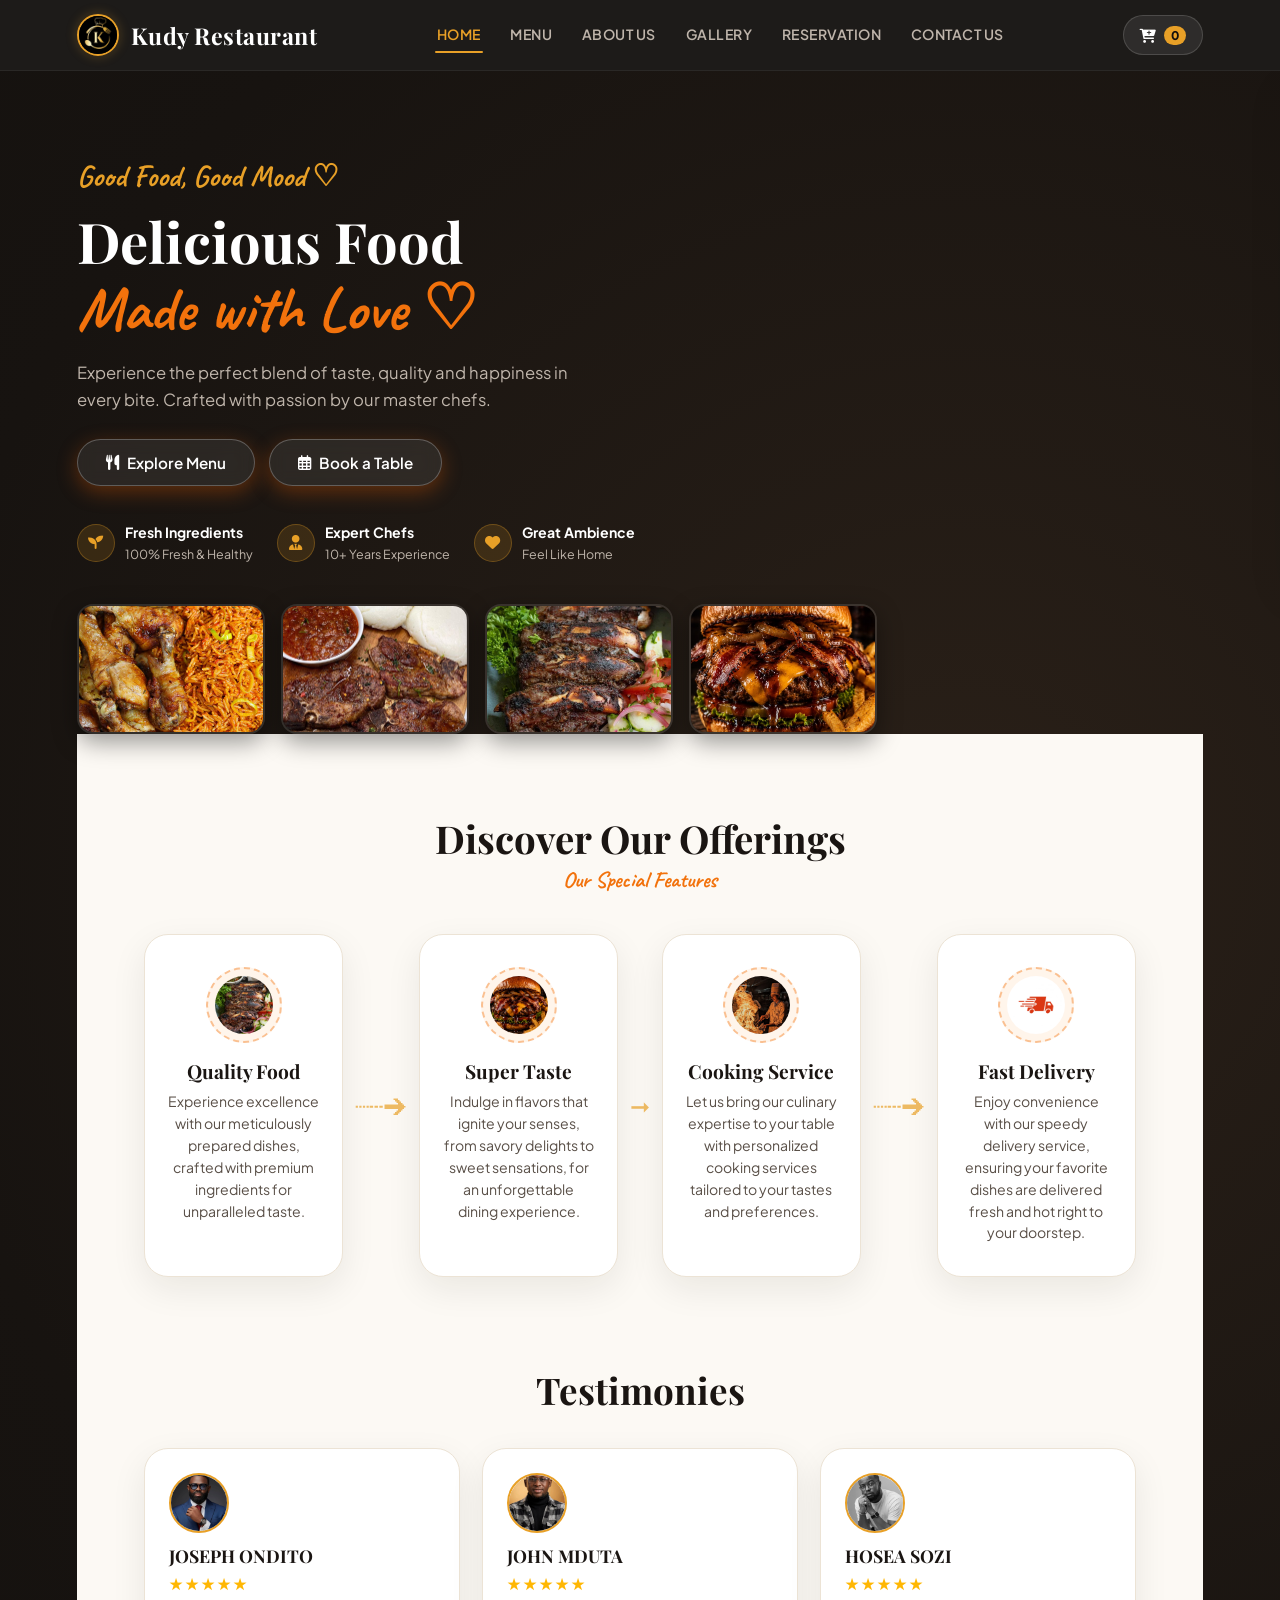
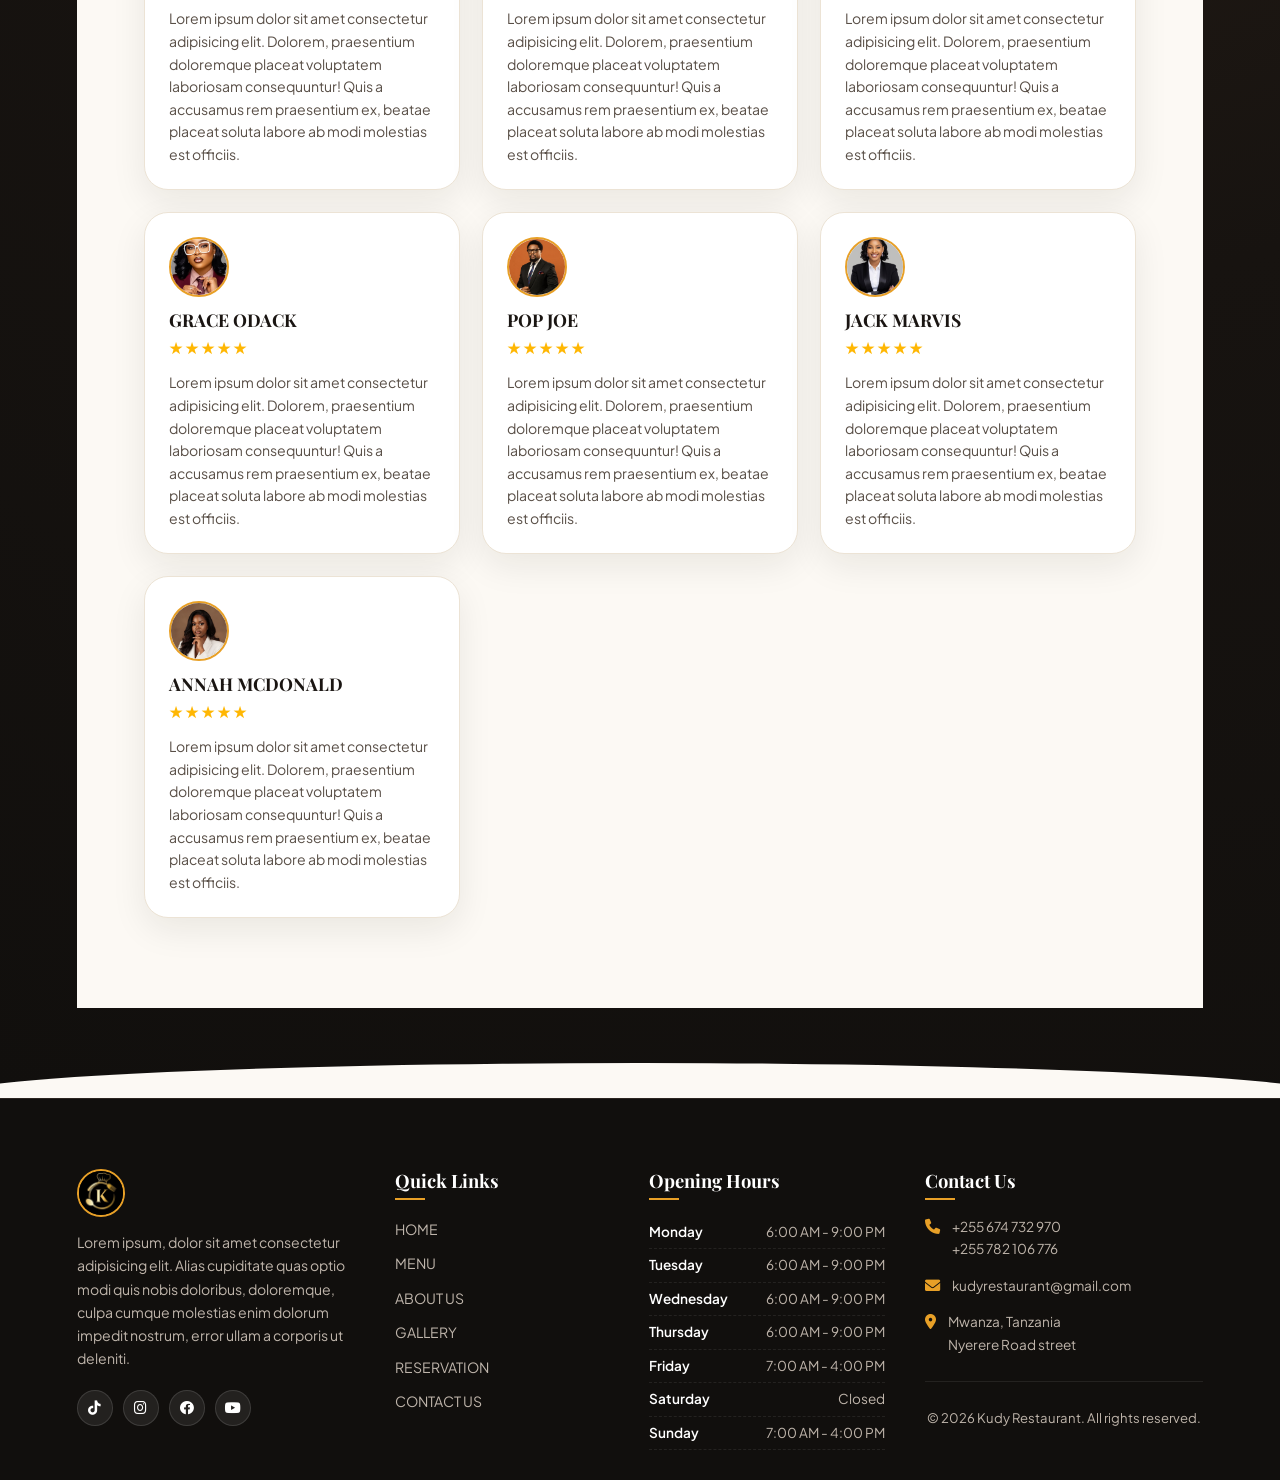
<file: Kudy Restaurant/index.html>
<!DOCTYPE html>
<html lang="en">
<head>
    <meta charset="UTF-8">
    <meta name="viewport" content="width=device-width, initial-scale=1.0">
    <link rel="preconnect" href="https://fonts.googleapis.com">
    <link rel="preconnect" href="https://fonts.gstatic.com" crossorigin>
    <link href="https://fonts.googleapis.com/css2?family=Caveat:wght@600;700&family=Playfair+Display:ital,wght@0,600;0,700;0,800;1,600;1,700&family=Plus+Jakarta+Sans:wght@400;500;600;700;800&display=swap" rel="stylesheet">
    <link href="https://cdnjs.cloudflare.com/ajax/libs/font-awesome/6.0.0/css/all.min.css" rel="stylesheet">
    <link rel="stylesheet" href="css/style.css">
    <title>Kudy Restaurant Website</title>
</head>
<body>
         <!--this is a navigational section that's have a logo and the navigation links-->
    <header>
        <div class="logo" id="header-logo">
            <a href="index.html">
                   <img src="images/logo.jpg" width="100" alt="this is logo image">
                <h1>Kudy Restaurant</h1>
            </a>
        </div>
        <nav>
            <ul>
                <li><a href="index.html" class="nav-link active"> HOME </a></li>
                <li><a href="menu.html" class="nav-link"> MENU </a></li>
                <li><a href="about.html" class="nav-link"> ABOUT US </a></li>
                <li><a href="gallery.html" class="nav-link"> GALLERY </a></li>
                <li><a href="reserve.html" class="nav-link"> RESERVATION </a></li>
                <li><a href="contact.html" class="nav-link"> CONTACT US </a></li>
            </ul>
        </nav>
        <button class="Cart-btn">
            <span class="cart-icon">
                <i class="fa fa-cart-plus" aria-hidden="true"></i>
            </span>
            <span class="cart-count">0</span>
        </button>
    </header>
                           <!--this is the hero page-->
    <main class="main-content">
        <section class="hero">
            <div class="hero-title">
                <p>Good Food, Good Mood &#9825;</p>
                <h1>Delicious Food <br><em>Made with Love &#9825;</em></h1>
                <p>Experience the perfect blend of taste, quality and happiness in every bite. Crafted with passion by our master chefs.</p>
            </div>
            <div class="hero-btn">
                <a href="menu.html"><button class="btn btn-primary"><i class="fas fa-utensils"></i> Explore Menu</button></a>
                <a href="reserve.html"><button class="btn btn-outline"><i class="far fa-calendar-alt"></i> Book a Table</button></a>
            </div>
            
            <!-- 3 Feature Badges from Flavoro design -->
            <div class="hero-features">
                <div class="hero-feature-item">
                    <i class="fas fa-seedling"></i>
                    <div class="feat-text">
                        <h5>Fresh Ingredients</h5>
                        <p>100% Fresh &amp; Healthy</p>
                    </div>
                </div>
                <div class="hero-feature-item">
                    <i class="fas fa-user-tie"></i>
                    <div class="feat-text">
                        <h5>Expert Chefs</h5>
                        <p>10+ Years Experience</p>
                    </div>
                </div>
                <div class="hero-feature-item">
                    <i class="fas fa-heart"></i>
                    <div class="feat-text">
                        <h5>Great Ambience</h5>
                        <p>Feel Like Home</p>
                    </div>
                </div>
            </div>

            <div class="food-menu">
                <img src="images/foods/biriyanikuku.jpg" width="200" alt="Biryani Kuku">
                <img src="images/foods/649c78ab4e8c40e4c6f403758dc76511.jpg" width="250" alt="Chef Special Grill">
                <img src="images/foods/nyamachoma.jpg" width="200" alt="Nyama Choma">
                <img src="images/foods/burger.jpg" width="200" alt="Classic Burger">
            </div>

                        <!-- this is offering section-->
            <div class="offering-section">
                <h2 class="offerings-title">Discover Our Offerings</h2>
                <div class="steps-container">
                    
                    <!-- offer cards 1 -->
                    <div class="step-item">
                        <div class="image-circle">
                            <img src="images/foods/nyamachoma.jpg" alt="Quality Food">
                        </div>
                        <h3 class="step-title">Quality Food</h3>
                        <p class="step-description">Experience excellence with our meticulously prepared dishes, crafted with premium ingredients for unparalleled taste.</p>
                    </div>
                    <div class="arrow">┈┄🡪</div>

                    <!-- offer card 2 -->
                    <div class="step-item">
                        <div class="image-circle">
                            <img src="images/foods/burger.jpg" alt="Super Taste">
                        </div>
                        <h3 class="step-title">Super Taste</h3>
                        <p class="step-description">Indulge in flavors that ignite your senses, from savory delights to sweet sensations, for an unforgettable dining experience.</p>
                    </div>
                    <div class="arrow">&#10142;</div>

                    <!-- offer card 3 -->
                    <div class="step-item">
                        <div class="image-circle">
                            <img src="images/pic2.jpg" alt="Cooking Service">
                        </div>
                        <h3 class="step-title">Cooking Service</h3>
                        <p class="step-description">Let us bring our culinary expertise to your table with personalized cooking services tailored to your tastes and preferences.</p>
                    </div>
                    <div class="arrow">┈┄🡪</div>

                    <!-- offer card 4 -->
                    <div class="step-item">
                        <div class="image-circle">
                            <img src="images/pic1.jpg" alt="Fast Delivery">
                        </div>
                        <h3 class="step-title">Fast Delivery</h3>
                        <p class="step-description">Enjoy convenience with our speedy delivery service, ensuring your favorite dishes are delivered fresh and hot right to your doorstep.</p>
                    </div>

                </div>
                <!-- testimony section-->
            <div class="testimony-ratings">
                <h3><i>Testimonies</i></h3>

                <div class="rating-grid">
                    <div class="rating-card">
                        <img src="images/profile/pic1.jpg" width="100" alt="testimony profile picture">
                        <h3> JOSEPH ONDITO </h3>
                        <span>stars</span>
                        <P>Lorem ipsum dolor sit amet consectetur adipisicing elit. Dolorem, praesentium doloremque placeat voluptatem laboriosam consequuntur! Quis a accusamus rem praesentium ex, beatae placeat soluta labore ab modi molestias est officiis.</P>
                    </div>
                    <div class="rating-card">
                       <img src="images/profile/pic2.jpg" width="100" alt="testimony profile picture">
                        <h3> JOHN MDUTA</h3>
                        <span>stars</span>
                        <P>Lorem ipsum dolor sit amet consectetur adipisicing elit. Dolorem, praesentium doloremque placeat voluptatem laboriosam consequuntur! Quis a accusamus rem praesentium ex, beatae placeat soluta labore ab modi molestias est officiis.</P>
                    </div>
                    <div class="rating-card">
                        <img src="images/profile/pic3.jpg" width="100" alt="testimony profile picture">
                        <h3> HOSEA SOZI</h3>
                        <span>stars</span>
                        <P>Lorem ipsum dolor sit amet consectetur adipisicing elit. Dolorem, praesentium doloremque placeat voluptatem laboriosam consequuntur! Quis a accusamus rem praesentium ex, beatae placeat soluta labore ab modi molestias est officiis.</P>
                    </div>
                    <div class="rating-card">
                        <img src="images/profile/pic4.jpg" width="100" alt="testimony profile picture">
                        <h3> GRACE ODACK</h3>
                        <span>stars</span>
                        <P>Lorem ipsum dolor sit amet consectetur adipisicing elit. Dolorem, praesentium doloremque placeat voluptatem laboriosam consequuntur! Quis a accusamus rem praesentium ex, beatae placeat soluta labore ab modi molestias est officiis.</P>
                    </div>
                    <div class="rating-card">
                        <img src="images/profile/pic5.jpg" width="100" alt="testimony profile picture">
                        <h3> POP JOE</h3>
                        <span>stars</span>
                        <P>Lorem ipsum dolor sit amet consectetur adipisicing elit. Dolorem, praesentium doloremque placeat voluptatem laboriosam consequuntur! Quis a accusamus rem praesentium ex, beatae placeat soluta labore ab modi molestias est officiis.</P>
                    </div>
                    <div class="rating-card">
                        <img src="images/profile/pic6.jpg" width="100" alt="testimony profile picture">
                        <h3> JACK MARVIS</h3>
                        <span>stars</span>
                        <P>Lorem ipsum dolor sit amet consectetur adipisicing elit. Dolorem, praesentium doloremque placeat voluptatem laboriosam consequuntur! Quis a accusamus rem praesentium ex, beatae placeat soluta labore ab modi molestias est officiis.</P>
                    </div>
                    <div class="rating-card">
                        <img src="images/profile/pic7.jpg" width="100" alt="testimony profile picture">
                        <h3> ANNAH MCDONALD</h3>
                        <span>stars</span>
                        <P>Lorem ipsum dolor sit amet consectetur adipisicing elit. Dolorem, praesentium doloremque placeat voluptatem laboriosam consequuntur! Quis a accusamus rem praesentium ex, beatae placeat soluta labore ab modi molestias est officiis.</P>
                    </div>
                </div>
            </div>
            </div>
        </section>

        <!-- Floating Reservation Banner (from Flavoro design) -->
        <section class="reserve-banner-section">
            <div class="reserve-banner">
                <div class="reserve-banner-left">
                    <div class="banner-icon">
                        <i class="far fa-calendar-alt"></i>
                    </div>
                    <div class="reserve-banner-content">
                        <h4>Book Your Table &#9825;</h4>
                        <h3>Reserve Your Table Now!</h3>
                        <p>Good food is always better when shared with people you love.</p>
                    </div>
                </div>
                <a href="reserve.html">
                    <button class="btn btn-primary"><i class="far fa-calendar-check"></i> Book a Table</button>
                </a>
            </div>
        </section>

                        <!--footer section-->
        <footer>
            <div class="about">
                <div class="restaurant-logo">
                    <img src="images/logo.jpg" width="100" alt="this is logo picture">
                </div>
                <p>Lorem ipsum, dolor sit amet consectetur adipisicing elit. Alias cupiditate quas optio modi quis nobis doloribus, doloremque, culpa cumque molestias enim dolorum impedit nostrum, error ullam a corporis ut deleniti.</p>
                <div class="social-links">
                    <a href="https://www.tiktok.com/kudyrestaurant" class="social-icon tiktok" target="_blank">
                                <i class="fab fa-tiktok"></i>
                    </a>
                    <a href="https://www.instagram.com/kudyrestaurant" class="social-icon instagram" target="_blank">
                                <i class="fab fa-instagram"></i>
                    </a>
                    <a href="https://www.facebook.com/kudyrestaurant" class="social-icon facebook" target="_blank">
                                <i class="fab fa-facebook"></i>
                    </a>
                    <a href="https://www.youtube.com/kudyrestaurant" class="social-icon youtube" target="_blank">
                                <i class="fab fa-youtube"></i>
                    </a>
                </div>
            </div>
            <div class="footer-links">
                <h3>Quick Links</h3>
                <ul>
                    <li><a href="index.html" class="nav-link"> HOME </a></li>
                    <li><a href="menu.html" class="nav-link"> MENU </a></li>
                    <li><a href="about.html" class="nav-link"> ABOUT US </a></li>
                    <li><a href="gallery.html" class="nav-link"> GALLERY </a></li>
                    <li><a href="reserve.html" class="nav-link"> RESERVATION </a></li>
                    <li><a href="contact.html" class="nav-link"> CONTACT US </a></li>
                </ul>
            </div>

            <div class="working-days">
                <h3>Opening Hours</h3>

                <div class="opening-day">
                    <span>Monday</span>
                    <span>6:00 AM - 9:00 PM</span>
                </div>

                <div class="opening-day">
                    <span>Tuesday</span>
                    <span>6:00 AM - 9:00 PM</span>
                </div>

                <div class="opening-day">
                    <span>Wednesday</span>
                    <span>6:00 AM - 9:00 PM</span>
                </div>

                <div class="opening-day">
                    <span>Thursday</span>
                    <span>6:00 AM - 9:00 PM</span>
                </div>

                <div class="opening-day">
                    <span>Friday</span>
                    <span>7:00 AM - 4:00 PM</span>
                </div>

                <div class="opening-day">
                    <span>Saturday</span>
                    <span>Closed</span>
                </div>

                <div class="opening-day">
                    <span>Sunday</span>
                    <span>7:00 AM - 4:00 PM</span>
                </div>
            </div>

            <div class="contact-info">
                <h3>Contact Us</h3>
                        <!-- contact items + icons -->
                <div class="contact-item">
                    <div class="contact-icon">
                      <i class="fas fa-phone"></i>
                    </div> 
                    <p>+255 674 732 970 <br> +255 782 106 776</p>
                </div>
                <div class="contact-item">
                    <div class="email-icon">
                      <i class="fas fa-envelope"></i>
                    </div> 
                    <p>kudyrestaurant@gmail.com</p>
                </div>
                <div class="contact-item">
                    <div class="location-icon">
                        <i class="fas fa-location-dot"></i>
                    </div> 
                    <p>Mwanza, Tanzania <br> Nyerere Road street</p>
                </div>
              
                                <!--- copyright info-->
                <div class="copyright">
                    <p>&copy; 2026 Kudy Restaurant. All rights reserved.</p>
                </div>
            </div>
        </footer>
    </main>
    <script src="js/main.js"></script>
</body>
</html>
</file>
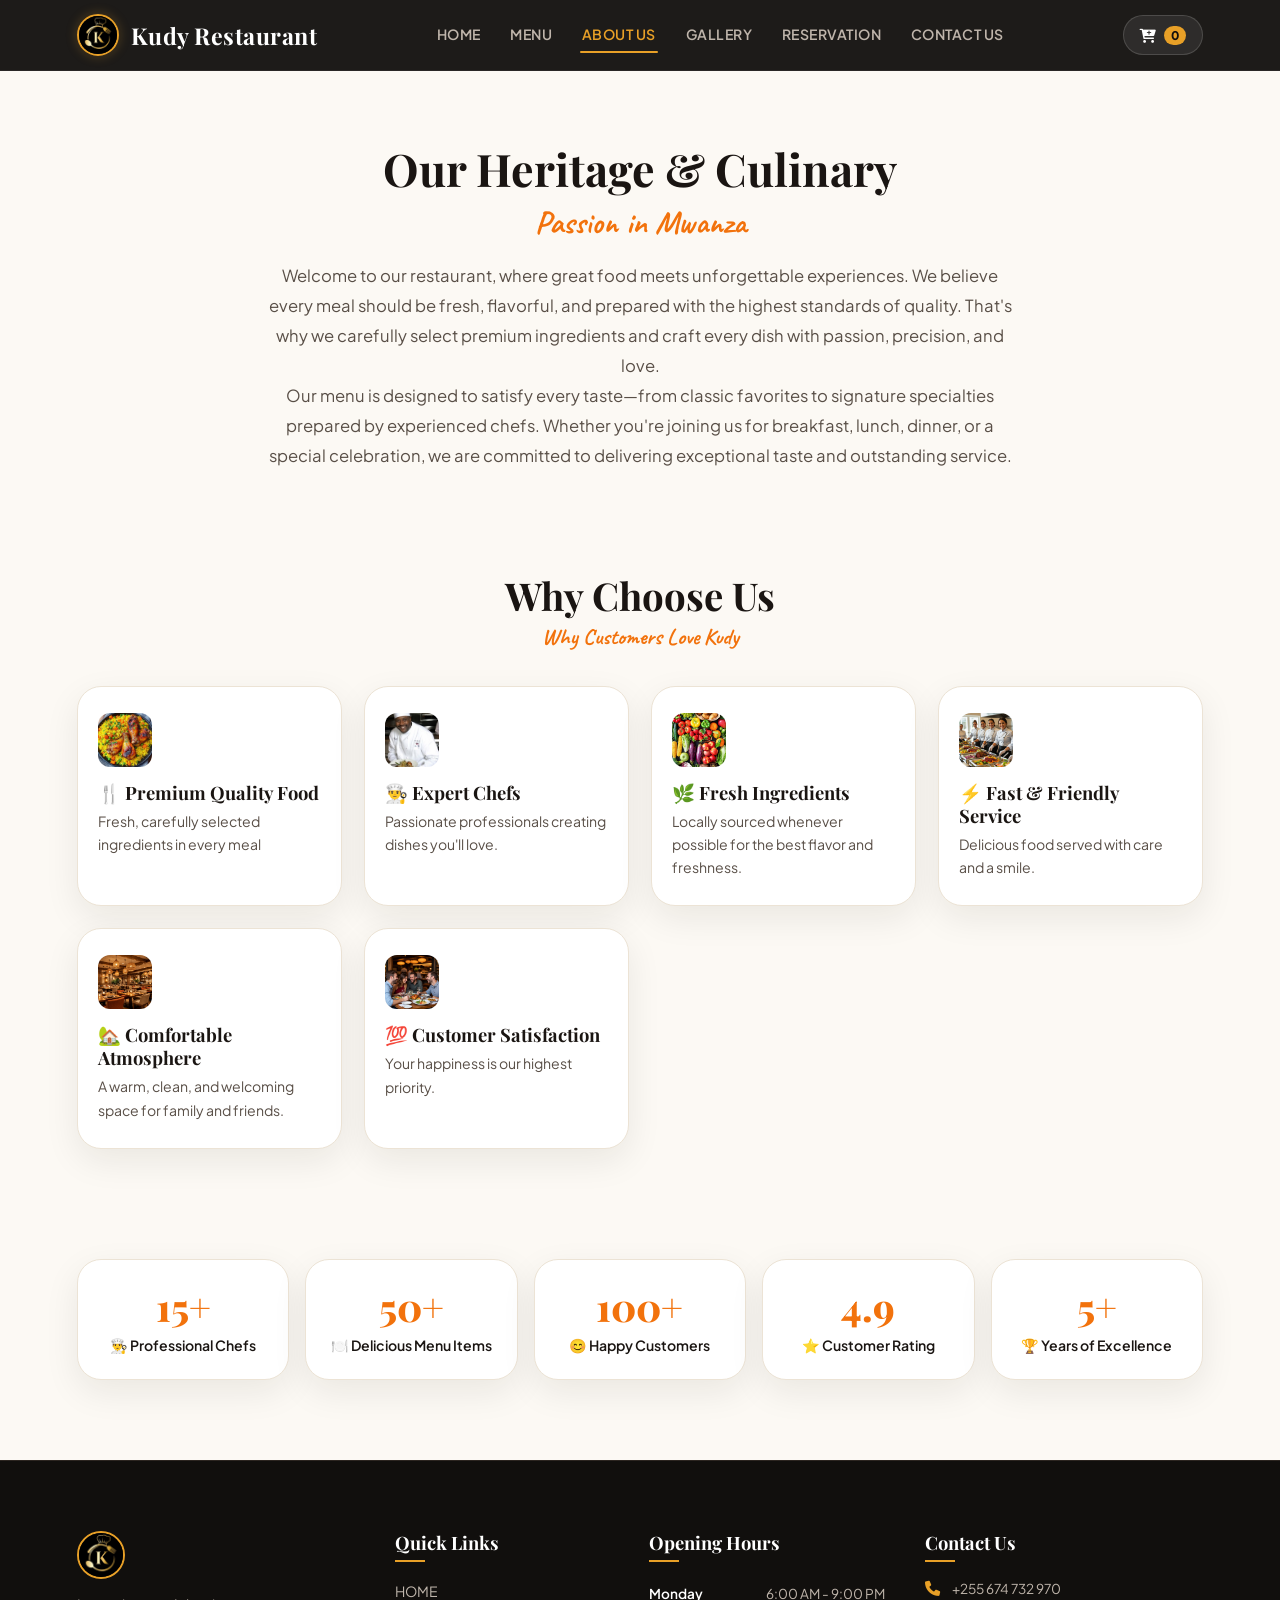
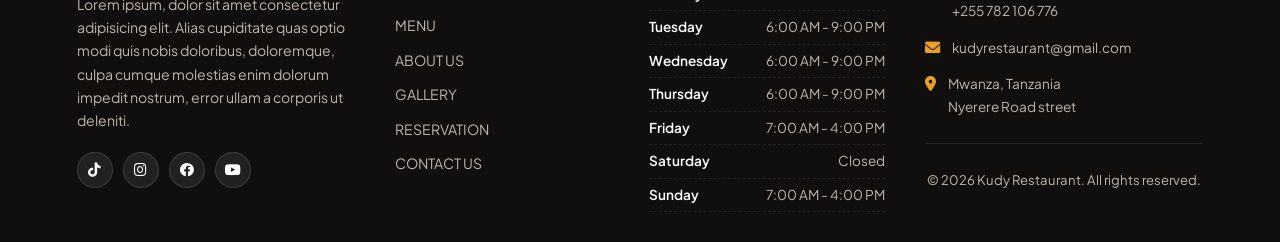
<file: Kudy Restaurant/about.html>
<!DOCTYPE html>
<html lang="en">
<head>
    <meta charset="UTF-8">
    <meta name="viewport" content="width=device-width, initial-scale=1.0">
    <link rel="preconnect" href="https://fonts.googleapis.com">
    <link rel="preconnect" href="https://fonts.gstatic.com" crossorigin>
    <link href="https://fonts.googleapis.com/css2?family=Caveat:wght@600;700&family=Playfair+Display:ital,wght@0,600;0,700;0,800;1,600;1,700&family=Plus+Jakarta+Sans:wght@400;500;600;700;800&display=swap" rel="stylesheet">
    <link href="https://cdnjs.cloudflare.com/ajax/libs/font-awesome/6.0.0/css/all.min.css" rel="stylesheet">
    <link rel="stylesheet" href="css/style.css">
    <title>Kudy Restaurant Website</title>
</head> 
<body>
         <!--this is a navigational section that's have a logo and the navigation links-->
    <header>
        <div class="logo" id="header-logo">
            <a href="index.html">
                <img src="images/logo.jpg" width="100" alt="this is logo image">
                <h1>Kudy Restaurant</h1>
            </a>
        </div>
        <nav>
            <ul>
                <li><a href="index.html" class="nav-link"> HOME </a></li>
                <li><a href="menu.html" class="nav-link"> MENU </a></li>
                <li><a href="about.html" class="nav-link active"> ABOUT US </a></li>
                <li><a href="gallery.html" class="nav-link"> GALLERY </a></li>
                <li><a href="reserve.html" class="nav-link"> RESERVATION </a></li>
                <li><a href="contact.html" class="nav-link"> CONTACT US </a></li>
            </ul>
        </nav>
        <button class="Cart-btn">
            <span class="cart-icon">
                <i class="fa fa-cart-plus" aria-hidden="true"></i>
            </span>
            <span class="cart-count">0</span>
        </button>
    </header>
                    <!-- main content-->
    <main>
        <section class="about-info">
            <h2>Our Heritage & Culinary</h2>
            <h3><i>Passion in Mwanza</i></h3>
            <p>
                Welcome to our restaurant, where great food meets unforgettable experiences. We believe every meal should be fresh, flavorful, and prepared with the highest standards of quality. That's why we carefully select premium ingredients and craft every dish with passion, precision, and love.
                <br>
                Our menu is designed to satisfy every taste—from classic favorites to signature specialties prepared by experienced chefs. Whether you're joining us for breakfast, lunch, dinner, or a special celebration, we are committed to delivering exceptional taste and outstanding service.
            </p>
        </section>
        <section class="why-us">
            <h2>Why Choose Us</h2>
            <div class="us-grid">
                <div class="us-card">
                    <img src="images/aboutus/pic6.jpg" alt="Quality Food">
                    <h3>🍴 Premium Quality Food</h3>
                    <p>Fresh, carefully selected ingredients in every meal</p>
                </div>
                <div class="us-card">
                    <img src="images/aboutus/pic3.jpg" alt="Expert Chefs">
                    <h3> 👨‍🍳 Expert Chefs </h3>
                    <p> Passionate professionals creating dishes you'll love.</p>
                </div>
                <div class="us-card">
                    <img src="images/aboutus/pic4.jpg" alt="Fresh Ingredients">
                    <h3>🌿 Fresh Ingredients </h3>
                    <p> Locally sourced whenever possible for the best flavor and freshness.</p>
                </div>        
                <div class="us-card">
                    <img src="images/aboutus/pic5.jpg" alt="Fast Service">
                    <h3>⚡ Fast &amp; Friendly Service</h3>
                    <p>Delicious food served with care and a smile.</p>
                </div>
                <div class="us-card">
                    <img src="images/aboutus/pic1.jpg" alt="Comfortable Atmosphere">
                    <h3>🏡 Comfortable Atmosphere</h3>
                    <p>A warm, clean, and welcoming space for family and friends.</p>
                </div>
                <div class="us-card">
                    <img src="images/aboutus/pic2.jpg" alt="Customer Satisfaction">
                    <h3>💯 Customer Satisfaction</h3>
                    <p>Your happiness is our highest priority.</p>
                </div>
            </div>
        </section>
        <!-- statistics section -->
        <section class="stats">

            <div class="stat-card">
                <h2>15+</h2>
                <p>👨‍🍳 Professional Chefs</p>
            </div>

            <div class="stat-card">
                <h2>50+</h2>
                <p>🍽️ Delicious Menu Items</p>
            </div>

            <div class="stat-card">
                <h2>100+</h2>
                <p>😊 Happy Customers</p>
            </div>

            <div class="stat-card">
                <h2>4.9</h2>
                <p>⭐ Customer Rating</p>
            </div>

            <div class="stat-card">
                <h2>5+</h2>
                <p>🏆 Years of Excellence</p>
            </div>

        </section>
                        <!--footer section-->
        <footer>
            <div class="about">
                <div class="restaurant-logo">
                    <img src="images/logo.jpg" width="100" alt="Kudy Restaurant logo">
                </div>
                <p>Lorem ipsum, dolor sit amet consectetur adipisicing elit. Alias cupiditate quas optio modi quis nobis doloribus, doloremque, culpa cumque molestias enim dolorum impedit nostrum, error ullam a corporis ut deleniti.</p>
                <div class="social-links">
                    <a href="https://www.tiktok.com/kudyrestaurant" class="social-icon tiktok" target="_blank">
                                <i class="fab fa-tiktok"></i>
                    </a>
                    <a href="https://www.instagram.com/kudyrestaurant" class="social-icon instagram" target="_blank">
                                <i class="fab fa-instagram"></i>
                    </a>
                    <a href="https://www.facebook.com/kudyrestaurant" class="social-icon facebook" target="_blank">
                                <i class="fab fa-facebook"></i>
                    </a>
                    <a href="https://www.youtube.com/kudyrestaurant" class="social-icon youtube" target="_blank">
                                <i class="fab fa-youtube"></i>
                    </a>
                </div>
            </div>
            <div class="footer-links">
                <h3>Quick Links</h3>
                <ul>
                    <li><a href="index.html" class="nav-link"> HOME </a></li>
                    <li><a href="menu.html" class="nav-link"> MENU </a></li>
                    <li><a href="about.html" class="nav-link"> ABOUT US </a></li>
                    <li><a href="gallery.html" class="nav-link"> GALLERY </a></li>
                    <li><a href="reserve.html" class="nav-link"> RESERVATION </a></li>
                    <li><a href="contact.html" class="nav-link"> CONTACT US </a></li>
                </ul>
            </div>

            <div class="working-days">
                <h3>Opening Hours</h3>

                <div class="opening-day">
                    <span>Monday</span>
                    <span>6:00 AM - 9:00 PM</span>
                </div>

                <div class="opening-day">
                    <span>Tuesday</span>
                    <span>6:00 AM - 9:00 PM</span>
                </div>

                <div class="opening-day">
                    <span>Wednesday</span>
                    <span>6:00 AM - 9:00 PM</span>
                </div>

                <div class="opening-day">
                    <span>Thursday</span>
                    <span>6:00 AM - 9:00 PM</span>
                </div>

                <div class="opening-day">
                    <span>Friday</span>
                    <span>7:00 AM - 4:00 PM</span>
                </div>

                <div class="opening-day">
                    <span>Saturday</span>
                    <span>Closed</span>
                </div>

                <div class="opening-day">
                    <span>Sunday</span>
                    <span>7:00 AM - 4:00 PM</span>
                </div>
            </div>

            <div class="contact-info">
                <h3>Contact Us</h3>
                        <!-- contact items + icons -->
                <div class="contact-item">
                    <div class="contact-icon">
                      <i class="fas fa-phone"></i>
                    </div> 
                    <p>+255 674 732 970 <br> +255 782 106 776</p>
                </div>
                <div class="contact-item">
                    <div class="email-icon">
                      <i class="fas fa-envelope"></i>
                    </div> 
                    <p>kudyrestaurant@gmail.com</p>
                </div>
                <div class="contact-item">
                    <div class="location-icon">
                        <i class="fas fa-location-dot"></i>
                    </div> 
                    <p>Mwanza, Tanzania <br> Nyerere Road street</p>
                </div>
              
                                <!--- copyright info-->
                <div class="copyright">
                    <p>&copy; 2026 Kudy Restaurant. All rights reserved.</p>
                </div>
            </div>
        </footer>
    </main>
    <script src="js/main.js"></script>
</body>
</html>
</file>
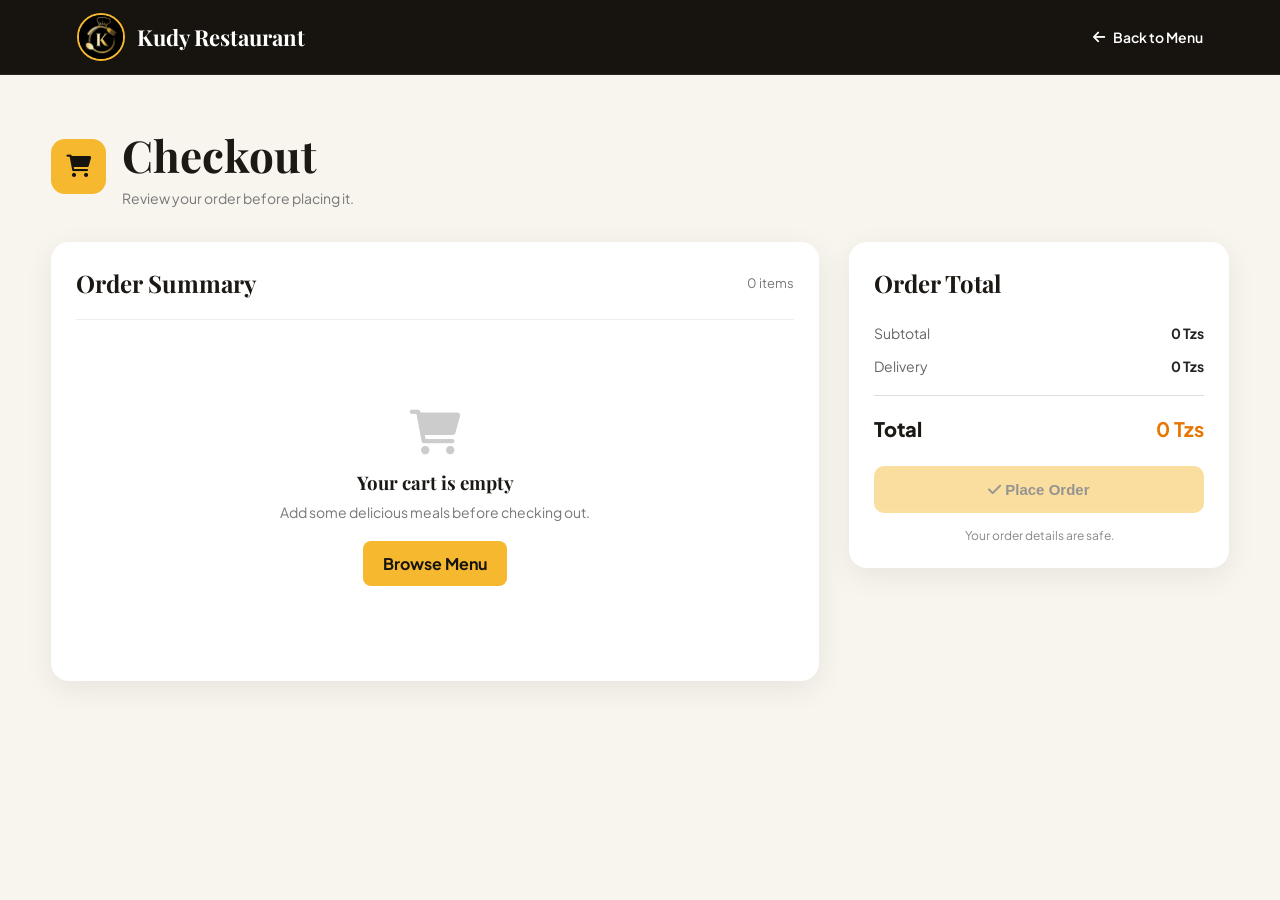
<file: Kudy Restaurant/checkout.html>
<!DOCTYPE html>
<html lang="en">

<head>
    <meta charset="UTF-8">
    <meta name="viewport" content="width=device-width, initial-scale=1.0">
    <title>Checkout | Kudy Restaurant</title>
    <!-- Google Fonts -->
    <link href="https://fonts.googleapis.com/css2?family=Playfair+Display:wght@600;700;800&family=Plus+Jakarta+Sans:wght@400;500;600;700;800&display=swap"
        rel="stylesheet">
    <link href="https://cdnjs.cloudflare.com/ajax/libs/font-awesome/6.0.0/css/all.min.css" rel="stylesheet">
    <link rel="stylesheet" href="css/checkout.css">
</head>

<body>
    <!-- =====================================
         HEADER
         ===================================== -->
    <header class="checkout-header">
        <a href="menu.html" class="checkout-logo">
            <img src="images/logo.jpg" alt="Kudy Restaurant Logo">
            <span>Kudy Restaurant</span>
        </a>

        <a href="menu.html" class="back-menu">
            <i class="fa fa-arrow-left"></i>
            Back to Menu
        </a>
    </header>

    <!-- =====================================
         MAIN CHECKOUT
         ===================================== -->

    <main class="checkout-container">
        <!-- PAGE TITLE -->

        <div class="checkout-heading">
            <span class="checkout-icon">
                <i class="fa fa-cart-shopping"></i>
            </span>

            <div>
                <h1>Checkout</h1>
                <p>Review your order before placing it.</p>
            </div>
        </div>


        <!-- =====================================
             ORDER CONTENT
             ===================================== -->

        <section class="checkout-layout">
            <!-- ================================
                 ORDER SUMMARY
                 ================================= -->
            <div class="order-summary">
                <div class="section-title">
                    <h2>Order Summary</h2>
                    <span id="item-count">
                        0 items
                    </span>
                </div>

                <!-- Items will be inserted by JS -->

                <div id="checkout-items" class="checkout-items"></div>

                <!-- Empty cart -->

                <div id="empty-checkout" class="empty-checkout">
                    <i class="fa fa-cart-shopping"></i>
                    <h3>Your cart is empty</h3>
                    <p>
                        Add some delicious meals before checking out.
                    </p>
                    <a href="menu.html">
                        Browse Menu
                    </a>
                </div>
            </div>


            <!-- =================================
                 ORDER TOTAL
                 ================================= -->

            <aside class="checkout-summary">
                <h2>Order Total</h2>
                <div class="summary-row">
                    <span>Subtotal</span>
                    <strong>
                        <span id="subtotal">0</span> Tzs
                    </strong>
                </div>


                <div class="summary-row">
                    <span>Delivery</span>
                    <strong>0 Tzs</strong>
                </div>


                <div class="summary-divider"></div>

                <div class="summary-total">
                    <span>Total</span>
                    <strong>
                        <span id="checkout-total">0</span> Tzs
                    </strong>
                </div>


                <button id="place-order" class="place-order" disabled>
                    <i class="fa fa-check"></i>
                    Place Order
                </button>


                <p class="secure-note">
                    <i class="fa fa-shield-halved"></i>
                    Your order details are safe.
                </p>

            </aside>
        </section>
    </main>

    <!-- Checkout JavaScript -->

    <script src="js/checkout.js"></script>

</body>
</html>
</file>
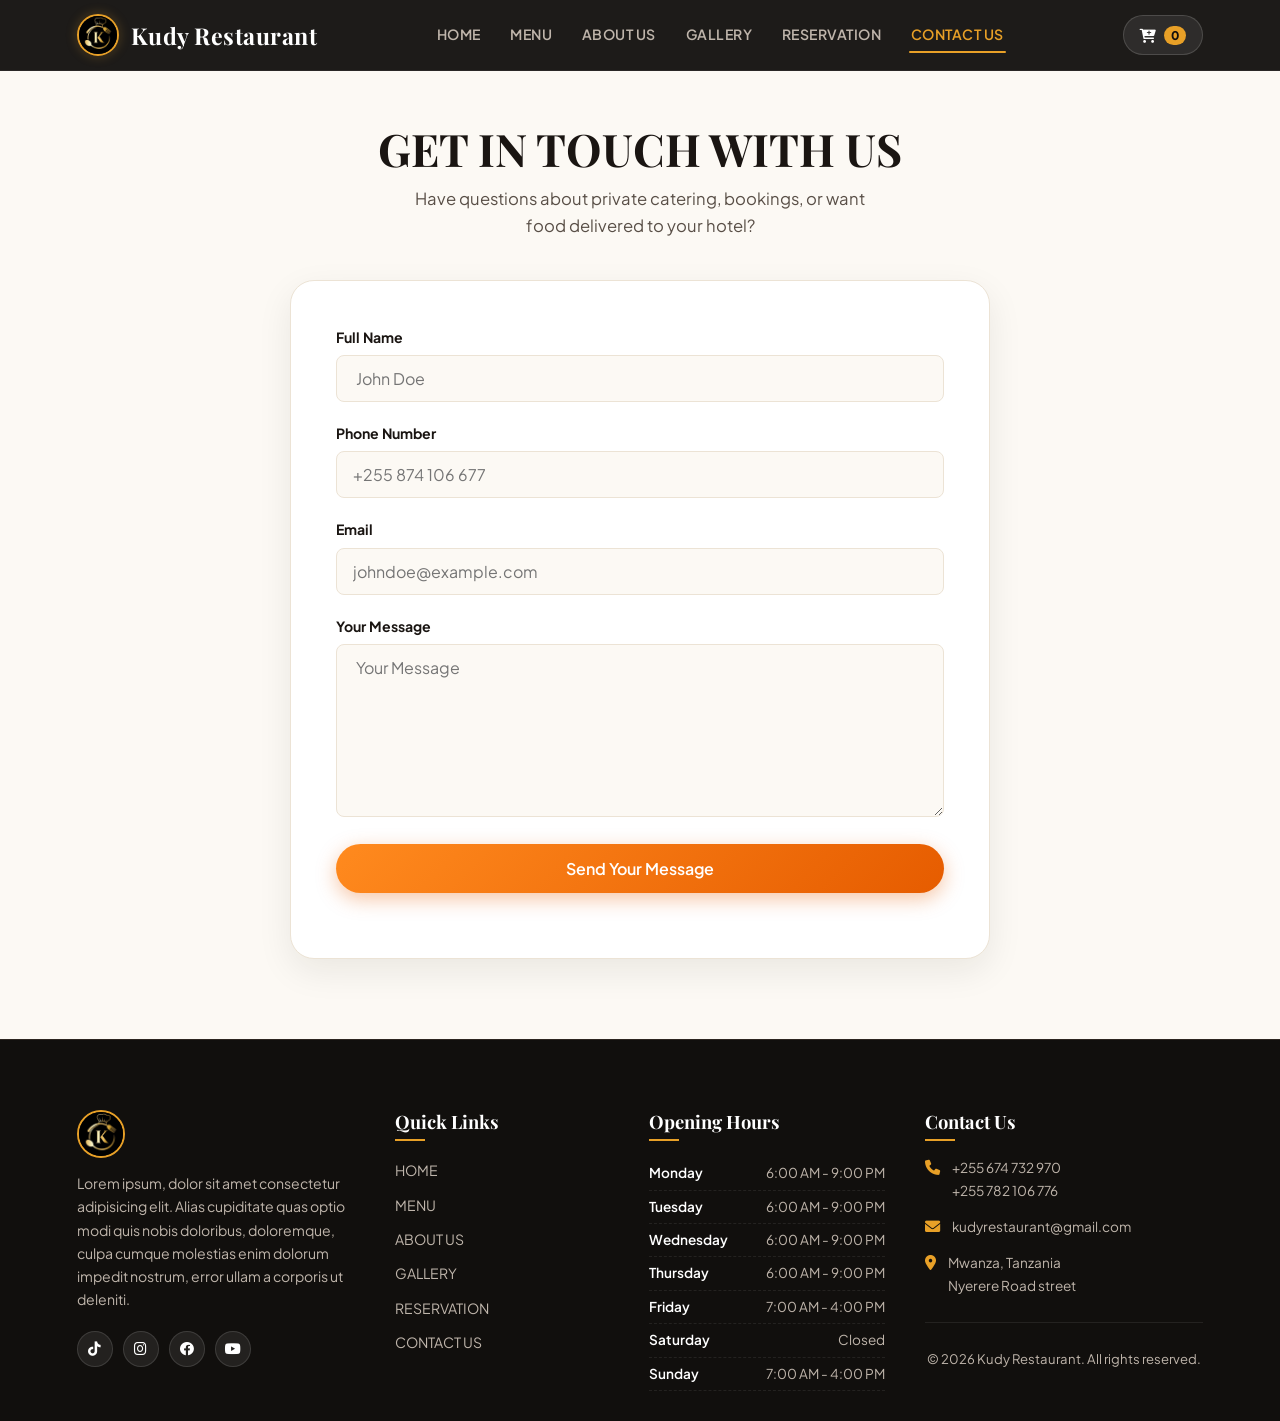
<file: Kudy Restaurant/contact.html>
<!doctype html>
<html lang="en">
  <head>
    <meta charset="UTF-8" />
    <meta name="viewport" content="width=device-width, initial-scale=1.0" />
    <link rel="preconnect" href="https://fonts.googleapis.com">
    <link rel="preconnect" href="https://fonts.gstatic.com" crossorigin>
    <link href="https://fonts.googleapis.com/css2?family=Caveat:wght@600;700&family=Playfair+Display:ital,wght@0,600;0,700;0,800;1,600;1,700&family=Plus+Jakarta+Sans:wght@400;500;600;700;800&display=swap" rel="stylesheet">
    <link
      href="https://cdnjs.cloudflare.com/ajax/libs/font-awesome/6.0.0/css/all.min.css"
      rel="stylesheet"
    />
    <link rel="stylesheet" href="css/style.css" />
    <title>Kudy Restaurant Website</title>
  </head>
  <body>
    <!--this is a navigational section that's have a logo and the navigation links-->
    <header>
      <div class="logo" id="header-logo">
        <a href="index.html">
          <img src="images/logo.jpg" width="100" alt="this is logo image" />
          <h1>Kudy Restaurant</h1>
        </a>
      </div>
      <nav>
        <ul>
          <li><a href="index.html" class="nav-link"> HOME </a></li>
          <li><a href="menu.html" class="nav-link"> MENU </a></li>
          <li><a href="about.html" class="nav-link"> ABOUT US </a></li>
          <li><a href="gallery.html" class="nav-link"> GALLERY </a></li>
          <li><a href="reserve.html" class="nav-link"> RESERVATION </a></li>
          <li><a href="contact.html" class="nav-link active"> CONTACT US </a></li>
        </ul>
      </nav>
      <button class="Cart-btn">
        <span class="cart-icon">
          <i class="fa fa-cart-plus" aria-hidden="true"></i>
        </span>
        <span class="cart-count">0</span>
      </button>
    </header>
    <main>
      <h1> GET IN TOUCH WITH US</h1>
      <p>
        Have questions about private catering, bookings, or want food delivered to your hotel?
      </p>

      <section class="reserve-form">
        <div class="container">
          <div class="contact-form-wrapper">
            <form action="https://formspree.io/f/xnpnglka" id="contactform" class="contact-form" method="POST">
              <div class="form-group">
                <label for="name"> Full Name </label>
                <input
                  type="text"
                  id="name"
                  name="name"
                  placeholder=" John Doe"
                  required
                />
              </div>
              <div class="form-group">
                <label for="phone-number"> Phone Number </label>
                <input
                  type="tel"
                  id="phone-number"
                  name="phone-number"
                  placeholder="+255 874 106 677"
                  required
                />
              </div>
              <div class="form-group">
                <label for="email"> Email </label>
                <input
                  type="email"
                  id="email"
                  name="email"
                  placeholder="johndoe@example.com "
                  required
                />
              </div>
              <div class="form-group">
                <label for="message"> Your Message </label>
                <textarea
                  name="message"
                  id="message"
                  placeholder=" Your Message"
                  rows="7"
                  required
                ></textarea>
              </div>
              <div class="form-group">
                <button type="submit">Send Your Message</button>
              </div>
            </form>
          </div>
        </div>
      </section>
                        <!--footer section-->
        <footer>
            <div class="about">
                <div class="restaurant-logo">
                    <img src="images/logo.jpg" width="100" alt="Kudy Restaurant logo">
                </div>
                <p>Lorem ipsum, dolor sit amet consectetur adipisicing elit. Alias cupiditate quas optio modi quis nobis doloribus, doloremque, culpa cumque molestias enim dolorum impedit nostrum, error ullam a corporis ut deleniti.</p>
                <div class="social-links">
                    <a href="https://www.tiktok.com/kudyrestaurant" class="social-icon tiktok" target="_blank">
                                <i class="fab fa-tiktok"></i>
                    </a>
                    <a href="https://www.instagram.com/kudyrestaurant" class="social-icon instagram" target="_blank">
                                <i class="fab fa-instagram"></i>
                    </a>
                    <a href="https://www.facebook.com/kudyrestaurant" class="social-icon facebook" target="_blank">
                                <i class="fab fa-facebook"></i>
                    </a>
                    <a href="https://www.youtube.com/kudyrestaurant" class="social-icon youtube" target="_blank">
                                <i class="fab fa-youtube"></i>
                    </a>
                </div>
            </div>
            <div class="footer-links">
                <h3>Quick Links</h3>
                <ul>
                    <li><a href="index.html" class="nav-link"> HOME </a></li>
                    <li><a href="menu.html" class="nav-link"> MENU </a></li>
                    <li><a href="about.html" class="nav-link"> ABOUT US </a></li>
                    <li><a href="gallery.html" class="nav-link"> GALLERY </a></li>
                    <li><a href="reserve.html" class="nav-link"> RESERVATION </a></li>
                    <li><a href="contact.html" class="nav-link"> CONTACT US </a></li>
                </ul>
            </div>

            <div class="working-days">
                <h3>Opening Hours</h3>

                <div class="opening-day">
                    <span>Monday</span>
                    <span>6:00 AM - 9:00 PM</span>
                </div>

                <div class="opening-day">
                    <span>Tuesday</span>
                    <span>6:00 AM - 9:00 PM</span>
                </div>

                <div class="opening-day">
                    <span>Wednesday</span>
                    <span>6:00 AM - 9:00 PM</span>
                </div>

                <div class="opening-day">
                    <span>Thursday</span>
                    <span>6:00 AM - 9:00 PM</span>
                </div>

                <div class="opening-day">
                    <span>Friday</span>
                    <span>7:00 AM - 4:00 PM</span>
                </div>

                <div class="opening-day">
                    <span>Saturday</span>
                    <span>Closed</span>
                </div>

                <div class="opening-day">
                    <span>Sunday</span>
                    <span>7:00 AM - 4:00 PM</span>
                </div>
            </div>

            <div class="contact-info">
                <h3>Contact Us</h3>
                        <!-- contact items + icons -->
                <div class="contact-item">
                    <div class="contact-icon">
                      <i class="fas fa-phone"></i>
                    </div> 
                    <p>+255 674 732 970 <br> +255 782 106 776</p>
                </div>
                <div class="contact-item">
                    <div class="email-icon">
                      <i class="fas fa-envelope"></i>
                    </div> 
                    <p>kudyrestaurant@gmail.com</p>
                </div>
                <div class="contact-item">
                    <div class="location-icon">
                        <i class="fas fa-location-dot"></i>
                    </div> 
                    <p>Mwanza, Tanzania <br> Nyerere Road street</p>
                </div>
              
                                <!--- copyright info-->
                <div class="copyright">
                    <p>&copy; 2026 Kudy Restaurant. All rights reserved.</p>
                </div>
            </div>
        </footer>
      </main>
      <script src="js/main.js"></script>
  </body>
</html>
</file>
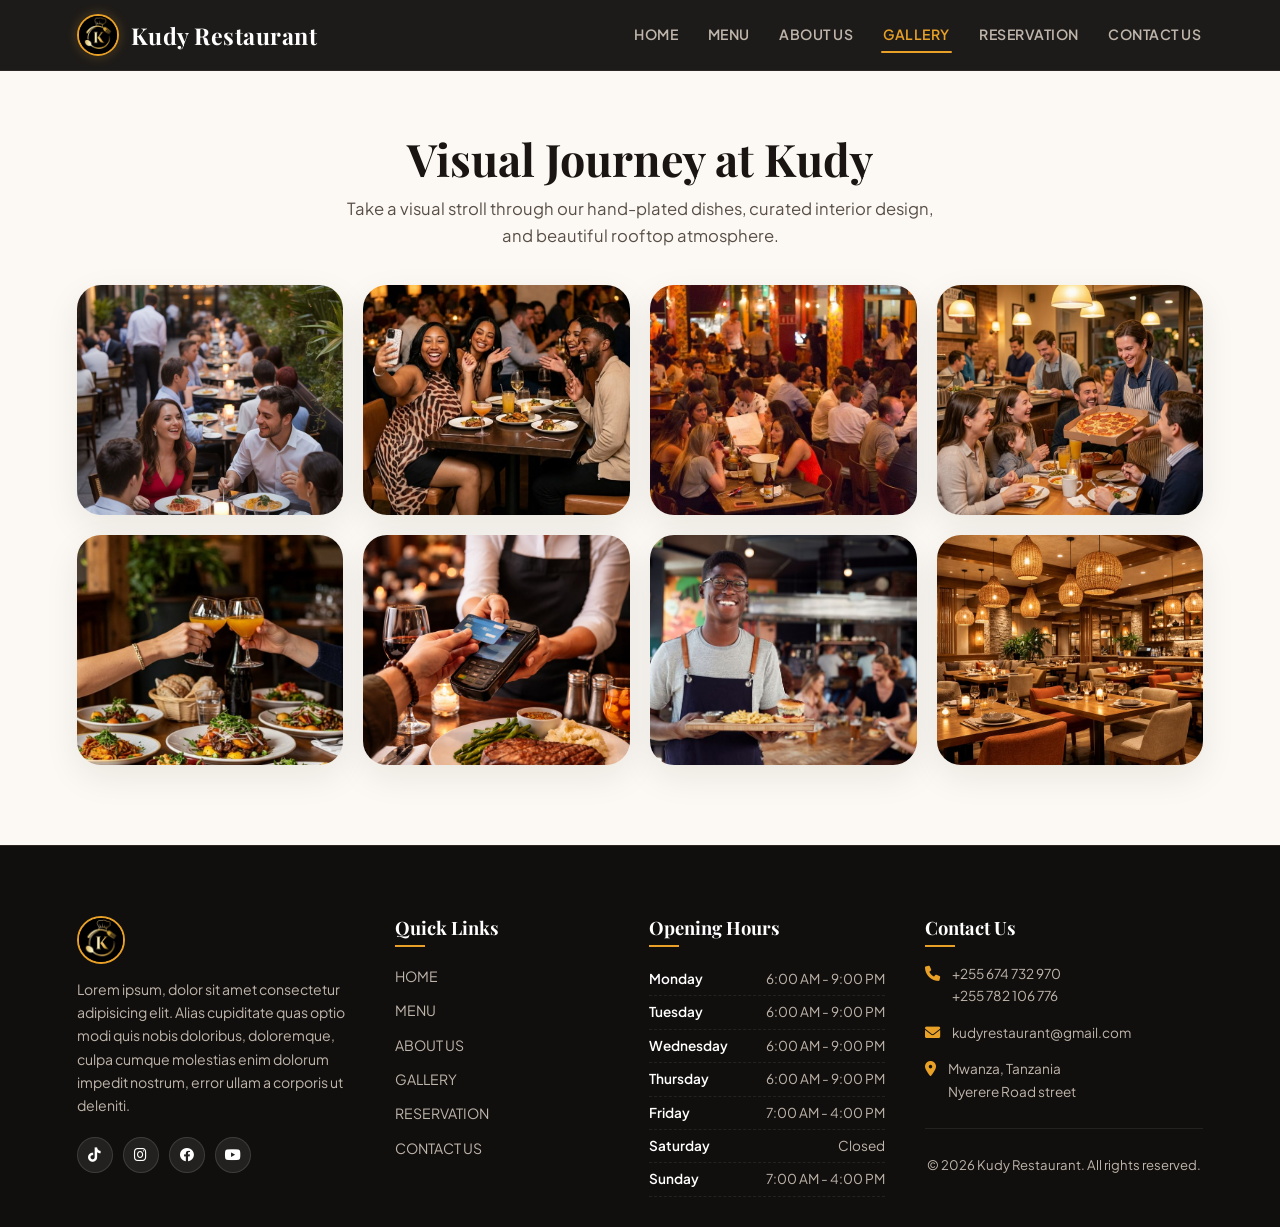
<file: Kudy Restaurant/gallery.html>
<!DOCTYPE html>
<html lang="en">
<head>
    <meta charset="UTF-8">
    <meta name="viewport" content="width=device-width, initial-scale=1.0">
    <link rel="preconnect" href="https://fonts.googleapis.com">
    <link rel="preconnect" href="https://fonts.gstatic.com" crossorigin>
    <link href="https://fonts.googleapis.com/css2?family=Caveat:wght@600;700&family=Playfair+Display:ital,wght@0,600;0,700;0,800;1,600;1,700&family=Plus+Jakarta+Sans:wght@400;500;600;700;800&display=swap" rel="stylesheet">
    <link href="https://cdnjs.cloudflare.com/ajax/libs/font-awesome/6.0.0/css/all.min.css" rel="stylesheet">
    <link rel="stylesheet" href="css/style.css">
    <title>Kudy Restaurant Website</title>
</head> 
<body>
         <!--this is a navigational section that's have a logo and the navigation links-->
    <header>
        <div class="logo" id="header-logo">
            <a href="index.html">
                <img src="images/logo.jpg" width="100" alt="this is logo image">
                <h1>Kudy Restaurant</h1>
            </a>
        </div>
        <nav>
            <ul>
                <li><a href="index.html" class="nav-link"> HOME </a></li>
                <li><a href="menu.html" class="nav-link"> MENU </a></li>
                <li><a href="about.html" class="nav-link"> ABOUT US </a></li>
                <li><a href="gallery.html" class="nav-link active"> GALLERY </a></li>
                <li><a href="reserve.html" class="nav-link"> RESERVATION </a></li>
                <li><a href="contact.html" class="nav-link"> CONTACT US </a></li>
            </ul>
        </nav>
    </header>
    <main>
        <section class="gallery">
            <h1>Visual Journey at Kudy</h1>
            <p>
                Take a visual stroll through our hand-plated dishes, curated interior design, and beautiful rooftop atmosphere.
            </p>
            <div class="gallery-img">
                <div class="gallery-grid">
                    <div class="gallery-card">
                        <img src="images/gallery/pic1.jpg" alt="this is gallery image">
                        <p></p>
                    </div>
                    <div class="gallery-card">
                        <img src="images/gallery/pic2.jpg" alt="this is gallery image">
                        <p></p>
                    </div>
                    <div class="gallery-card">
                        <img src="images/gallery/pic3.jpg" alt="this is gallery image">
                        <p></p>
                    </div>
                    <div class="gallery-card">
                        <img src="images/gallery/pic4.jpg" alt="this is gallery image">
                        <p></p>
                    </div>
                    <div class="gallery-card">
                        <img src="images/gallery/pic5.jpg" alt="this is gallery image">
                        <p></p>
                    </div>
                    <div class="gallery-card">
                        <img src="images/gallery/pic6.jpg" alt="this is gallery image">
                        <p></p>
                    </div>
                    <div class="gallery-card">
                        <img src="images/gallery/pic7.jpg" alt="this is gallery image">
                        <p></p>
                    </div>
                    <div class="gallery-card">
                        <img src="images/gallery/pic8.jpg" alt="this is gallery image ">
                        <p></p>
                    </div>
                </div>
            </div>
        </section>
                        <!--footer section-->
        <footer>
            <div class="about">
                <div class="restaurant-logo">
                    <img src="images/logo.jpg" width="100" alt="Kudy Restaurant logo">
                </div>
                <p>Lorem ipsum, dolor sit amet consectetur adipisicing elit. Alias cupiditate quas optio modi quis nobis doloribus, doloremque, culpa cumque molestias enim dolorum impedit nostrum, error ullam a corporis ut deleniti.</p>
                <div class="social-links">
                    <a href="https://www.tiktok.com/kudyrestaurant" class="social-icon tiktok" target="_blank">
                                <i class="fab fa-tiktok"></i>
                    </a>
                    <a href="https://www.instagram.com/kudyrestaurant" class="social-icon instagram" target="_blank">
                                <i class="fab fa-instagram"></i>
                    </a>
                    <a href="https://www.facebook.com/kudyrestaurant" class="social-icon facebook" target="_blank">
                                <i class="fab fa-facebook"></i>
                    </a>
                    <a href="https://www.youtube.com/kudyrestaurant" class="social-icon youtube" target="_blank">
                                <i class="fab fa-youtube"></i>
                    </a>
                </div>
            </div>
            <div class="footer-links">
                <h3>Quick Links</h3>
                <ul>
                    <li><a href="index.html" class="nav-link"> HOME </a></li>
                    <li><a href="menu.html" class="nav-link"> MENU </a></li>
                    <li><a href="about.html" class="nav-link"> ABOUT US </a></li>
                    <li><a href="gallery.html" class="nav-link"> GALLERY </a></li>
                    <li><a href="reserve.html" class="nav-link"> RESERVATION </a></li>
                    <li><a href="contact.html" class="nav-link"> CONTACT US </a></li>
                </ul>
            </div>

            <div class="working-days">
                <h3>Opening Hours</h3>

                <div class="opening-day">
                    <span>Monday</span>
                    <span>6:00 AM - 9:00 PM</span>
                </div>

                <div class="opening-day">
                    <span>Tuesday</span>
                    <span>6:00 AM - 9:00 PM</span>
                </div>

                <div class="opening-day">
                    <span>Wednesday</span>
                    <span>6:00 AM - 9:00 PM</span>
                </div>

                <div class="opening-day">
                    <span>Thursday</span>
                    <span>6:00 AM - 9:00 PM</span>
                </div>

                <div class="opening-day">
                    <span>Friday</span>
                    <span>7:00 AM - 4:00 PM</span>
                </div>

                <div class="opening-day">
                    <span>Saturday</span>
                    <span>Closed</span>
                </div>

                <div class="opening-day">
                    <span>Sunday</span>
                    <span>7:00 AM - 4:00 PM</span>
                </div>
            </div>

            <div class="contact-info">
                <h3>Contact Us</h3>
                        <!-- contact items + icons -->
                <div class="contact-item">
                    <div class="contact-icon">
                      <i class="fas fa-phone"></i>
                    </div> 
                    <p>+255 674 732 970 <br> +255 782 106 776</p>
                </div>
                <div class="contact-item">
                    <div class="email-icon">
                      <i class="fas fa-envelope"></i>
                    </div> 
                    <p>kudyrestaurant@gmail.com</p>
                </div>
                <div class="contact-item">
                    <div class="location-icon">
                        <i class="fas fa-location-dot"></i>
                    </div> 
                    <p>Mwanza, Tanzania <br> Nyerere Road street</p>
                </div>
              
                                <!--- copyright info-->
                <div class="copyright">
                    <p>&copy; 2026 Kudy Restaurant. All rights reserved.</p>
                </div>
            </div>
        </footer>
    </main>
    <script src="js/main.js"></script>
</body>
</html>
</file>
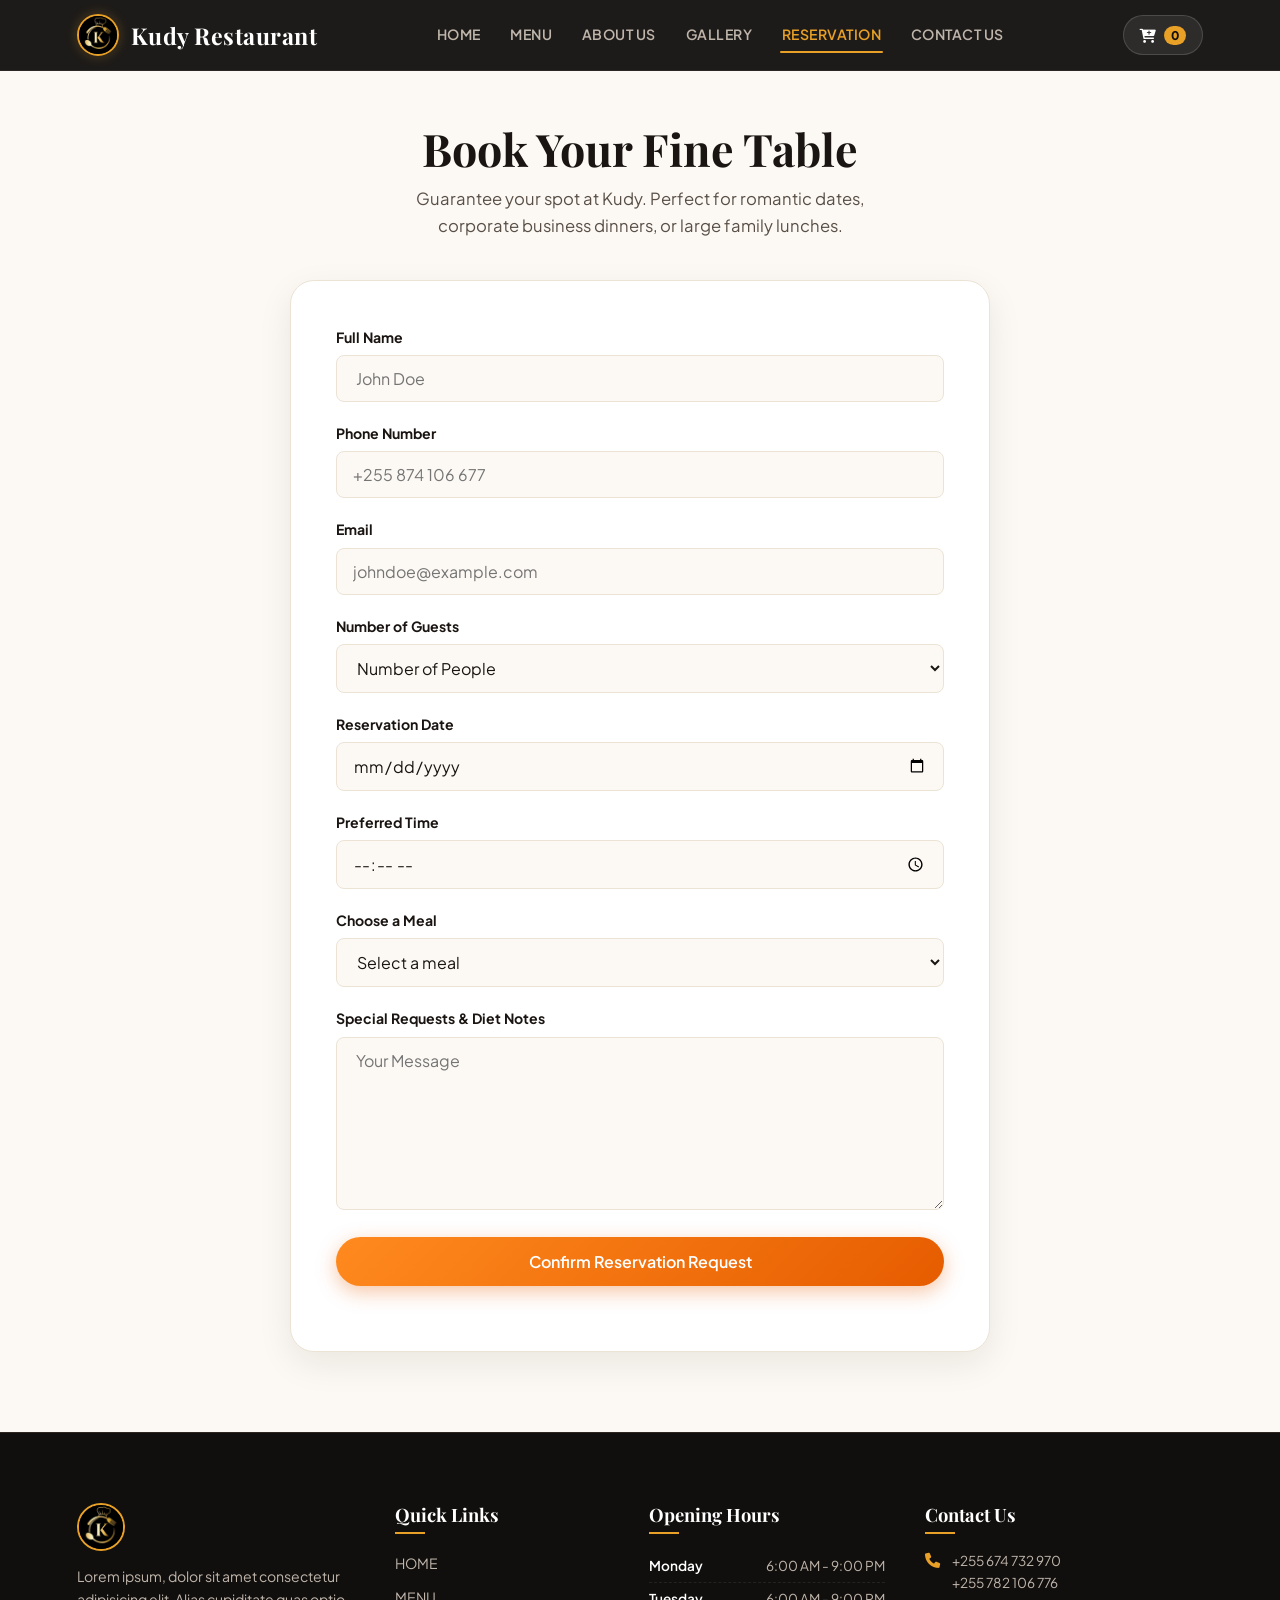
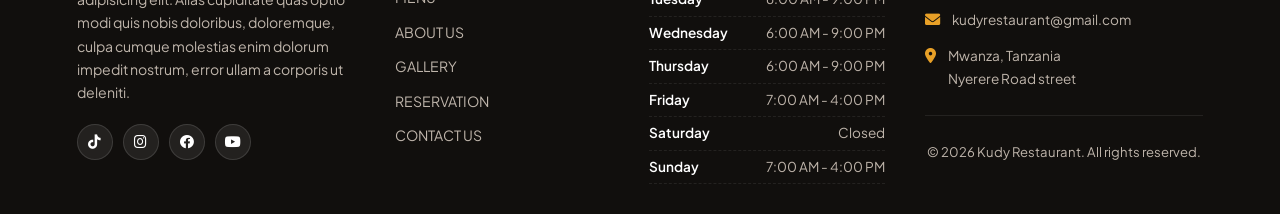
<file: Kudy Restaurant/reserve.html>
<!doctype html>
<html lang="en">
  <head>
    <meta charset="UTF-8" />
    <meta name="viewport" content="width=device-width, initial-scale=1.0" />
    <link rel="preconnect" href="https://fonts.googleapis.com">
    <link rel="preconnect" href="https://fonts.gstatic.com" crossorigin>
    <link href="https://fonts.googleapis.com/css2?family=Caveat:wght@600;700&family=Playfair+Display:ital,wght@0,600;0,700;0,800;1,600;1,700&family=Plus+Jakarta+Sans:wght@400;500;600;700;800&display=swap" rel="stylesheet">
    <link
      href="https://cdnjs.cloudflare.com/ajax/libs/font-awesome/6.0.0/css/all.min.css"
      rel="stylesheet"
    />
    <link rel="stylesheet" href="css/style.css" />
    <title>Kudy Restaurant Website</title>
  </head> 
  <body>
    <!--this is a navigational section that's have a logo and the navigation links-->
    <header>
      <div class="logo" id="header-logo">
        <a href="index.html">
          <img src="images/logo.jpg" width="100" alt="this is logo image" />
          <h1>Kudy Restaurant</h1>
        </a>
      </div>
      <nav>
        <ul>
          <li><a href="index.html" class="nav-link"> HOME </a></li>
          <li><a href="menu.html" class="nav-link"> MENU </a></li>
          <li><a href="about.html" class="nav-link"> ABOUT US </a></li>
          <li><a href="gallery.html" class="nav-link"> GALLERY </a></li>
          <li><a href="reserve.html" class="nav-link active"> RESERVATION </a></li>
          <li><a href="contact.html" class="nav-link"> CONTACT US </a></li>
        </ul>
      </nav>
      <button class="Cart-btn">
        <span class="cart-icon">
          <i class="fa fa-cart-plus" aria-hidden="true"></i>
        </span>
        <span class="cart-count">0</span>
      </button>
    </header>
    <main>
      <h1>Book Your Fine Table</h1>
      <p>
        Guarantee your spot at Kudy. Perfect for romantic dates, corporate
        business dinners, or large family lunches.
      </p>

        <section class="reserve-form">
            <div class="container">
            <div class="contact-form-wrapper">
                        <form action="https://formspree.io/f/xnpnglka"  id="reservationForm" class="reservation-form" method="POST">
                <div class="form-group">
                    <label for="name"> Full Name </label>
                    <input
                    type="text"
                    id="name"
                    name="name"
                    placeholder=" John Doe"
                    required
                    />
                </div>
                <div class="form-group">
                    <label for="phone-number"> Phone Number </label>
                    <input
                    type="tel"
                    id="phone-number"
                    name="phone-number"
                    placeholder="+255 874 106 677"
                    required
                    />
                </div>
                <div class="form-group">
                    <label for="email"> Email </label>
                    <input
                    type="email"
                    id="email"
                    name="email"
                    placeholder="johndoe@example.com "
                    required
                    />
                </div>
                <div class="form-group">
                    <label for="guests"> Number of Guests</label>
                    <select id="guests" name="guests" required>
                    <option value="">Number of People</option>
                    <option value="1">1 Person</option>
                    <option value="2">2 People</option>
                    <option value="3">3 People</option>
                    <option value="4">4 People</option>
                    <option value="5">5 People</option>
                    <option value="6">6+ People</option>
                    </select>
                </div>
                <div class="form-group">
                    <label for="date"> Reservation Date </label>
                    <input type="date" id="date" name="date" required />
                </div>
                <div class="form-group">
                    <label for="time"> Preferred Time </label>
                    <input type="time" id="time" name="time" required />
                </div>
                <div class="form-group">
                    <label for="meal"> Choose a Meal </label>
                    <select id="meal" name="meal" required>
                    <option value="" selected disabled>Select a meal</option>
                    <option value="breakfast">Breakfast</option>
                    <option value="lunch">Lunch</option>
                    <option value="dinner">Dinner</option>
                    </select>
                </div>

                <div class="form-group">
                    <label for="message"> Special Requests & Diet Notes </label>
                    <textarea
                    name="message"
                    id="message"
                    placeholder=" Your Message"
                    rows="7"
                    required
                    ></textarea>
                </div>
                <div class="form-group">
                    <button type="submit">Confirm Reservation Request</button>
                </div>
                </form>
            </div>
            </div>
        </section>
                         <!--footer section-->
        <footer>
            <div class="about">
                <div class="restaurant-logo">
                    <img src="images/logo.jpg" width="100" alt="Kudy Restaurant logo">
                </div>
                <p>Lorem ipsum, dolor sit amet consectetur adipisicing elit. Alias cupiditate quas optio modi quis nobis doloribus, doloremque, culpa cumque molestias enim dolorum impedit nostrum, error ullam a corporis ut deleniti.</p>
                <div class="social-links">
                    <a href="https://www.tiktok.com/kudyrestaurant" class="social-icon tiktok" target="_blank">
                                <i class="fab fa-tiktok"></i>
                    </a>
                    <a href="https://www.instagram.com/kudyrestaurant" class="social-icon instagram" target="_blank">
                                <i class="fab fa-instagram"></i>
                    </a>
                    <a href="https://www.facebook.com/kudyrestaurant" class="social-icon facebook" target="_blank">
                                <i class="fab fa-facebook"></i>
                    </a>
                    <a href="https://www.youtube.com/kudyrestaurant" class="social-icon youtube" target="_blank">
                                <i class="fab fa-youtube"></i>
                    </a>
                </div>
            </div>
            <div class="footer-links">
                <h3>Quick Links</h3>
                <ul>
                    <li><a href="index.html" class="nav-link"> HOME </a></li>
                    <li><a href="menu.html" class="nav-link"> MENU </a></li>
                    <li><a href="about.html" class="nav-link"> ABOUT US </a></li>
                    <li><a href="gallery.html" class="nav-link"> GALLERY </a></li>
                    <li><a href="reserve.html" class="nav-link"> RESERVATION </a></li>
                    <li><a href="contact.html" class="nav-link"> CONTACT US </a></li>
                </ul>
            </div>

            <div class="working-days">
                <h3>Opening Hours</h3>

                <div class="opening-day">
                    <span>Monday</span>
                    <span>6:00 AM - 9:00 PM</span>
                </div>

                <div class="opening-day">
                    <span>Tuesday</span>
                    <span>6:00 AM - 9:00 PM</span>
                </div>

                <div class="opening-day">
                    <span>Wednesday</span>
                    <span>6:00 AM - 9:00 PM</span>
                </div>

                <div class="opening-day">
                    <span>Thursday</span>
                    <span>6:00 AM - 9:00 PM</span>
                </div>

                <div class="opening-day">
                    <span>Friday</span>
                    <span>7:00 AM - 4:00 PM</span>
                </div>

                <div class="opening-day">
                    <span>Saturday</span>
                    <span>Closed</span>
                </div>

                <div class="opening-day">
                    <span>Sunday</span>
                    <span>7:00 AM - 4:00 PM</span>
                </div>
            </div>

            <div class="contact-info">
                <h3>Contact Us</h3>
                        <!-- contact items + icons -->
                <div class="contact-item">
                    <div class="contact-icon">
                      <i class="fas fa-phone"></i>
                    </div> 
                    <p>+255 674 732 970 <br> +255 782 106 776</p>
                </div>
                <div class="contact-item">
                    <div class="email-icon">
                      <i class="fas fa-envelope"></i>
                    </div> 
                    <p>kudyrestaurant@gmail.com</p>
                </div>
                <div class="contact-item">
                    <div class="location-icon">
                        <i class="fas fa-location-dot"></i>
                    </div> 
                    <p>Mwanza, Tanzania <br> Nyerere Road street</p>
                </div>
              
                                <!--- copyright info-->
                <div class="copyright">
                    <p>&copy; 2026 Kudy Restaurant. All rights reserved.</p>
                </div>
            </div>
        </footer>
    </main>
    <script src="js/main.js"></script>
  </body>
</html>
</file>
<file: Kudy Restaurant/css/style.css>
/* ==========================================================================
   KUDY RESTAURANT - LUXURY DESIGN SYSTEM (FLAVORO THEME)
   Fully Responsive for All Devices (Mobile, Tablet, Desktop, Wide Screens)
   Interactive: Mobile Menu, WhatsApp Floating Widget, Lightbox, Feedback Modal
   ========================================================================== */

@import url("https://fonts.googleapis.com/css2?family=Caveat:wght@600;700&family=Playfair+Display:ital,wght@0,600;0,700;0,800;1,600;1,700&family=Plus+Jakarta+Sans:wght@400;500;600;700;800&display=swap");

/* --- CSS Variables & Design Tokens --- */
:root {
    --bg-dark: #110f0d;
    --bg-dark-surface: #1a1714;
    --bg-dark-card: #221d19;
    --bg-light: #fcf9f4;
    --bg-light-alt: #f5efe6;
    --bg-white: #ffffff;

    --primary: #f2720c;
    --primary-hover: #d95f00;
    --primary-gradient: linear-gradient(135deg, #ff8a1e 0%, #e65c00 100%);
    --gold: #e8a027;
    --gold-glow: rgba(232, 160, 39, 0.25);
    --light: #f1b93e;

    --whatsapp-green: #25d366;
    --whatsapp-hover: #1ebd5a;

    --text-dark: #1a1512;
    --text-body: #594f47;
    --text-muted: #8c7f74;
    --text-light: #ffffff;
    --text-light-muted: #bfb5ab;

    --border-light: #ece3d5;
    --border-dark: #2c2520;

    --font-heading: "Playfair Display", Georgia, serif;
    --font-body:
        "Plus Jakarta Sans", -apple-system, BlinkMacSystemFont, sans-serif;
    --font-script: "Caveat", cursive;

    --radius-sm: 8px;
    --radius-md: 16px;
    --radius-lg: 24px;
    --radius-pill: 9999px;

    --shadow-soft: 0 10px 30px rgba(0, 0, 0, 0.05);
    --shadow-card: 0 12px 35px rgba(28, 20, 15, 0.08);
    --shadow-hover: 0 18px 40px rgba(242, 114, 12, 0.18);
    --transition: all 0.3s cubic-bezier(0.25, 0.8, 0.25, 1);
}

/* --- Global Reset & Fluid Base --- */
*,
*::before,
*::after {
    box-sizing: border-box;
    margin: 0;
    padding: 0;
}

html {
    scroll-behavior: smooth;
    font-size: 16px;
}

body {
    font-family: var(--font-body);
    color: var(--text-body);
    background-color: var(--bg-light);
    line-height: 1.65;
    overflow-x: hidden;
    width: 100%;
    -webkit-font-smoothing: antialiased;
}

img {
    max-width: 100%;
    height: auto;
    display: block;
}

a {
    text-decoration: none;
    color: inherit;
    transition: var(--transition);
}

ul {
    list-style: none;
}

button,
input,
select,
textarea {
    font-family: inherit;
    font-size: 1rem;
}

/* --- Typography Helper Classes --- */
.script-tag {
    font-family: var(--font-script);
    color: var(--gold);
    font-size: clamp(1.3rem, 2.5vw, 1.7rem);
    display: inline-block;
    letter-spacing: 0.5px;
    font-weight: 700;
}

.script-accent {
    font-family: var(--font-script);
    color: var(--primary);
    font-weight: 700;
    font-size: 1.15em;
}

h1,
h2,
h3,
h4 {
    font-family: var(--font-heading);
    color: var(--text-dark);
    font-weight: 700;
    line-height: 1.25;
}

/* --- Buttons --- */
.btn,
.hero-btn button,
.add-btn,
.Cart-btn,
.checkout,
.reserve-form button {
    cursor: pointer;
    border-radius: var(--radius-pill);
    font-weight: 600;
    transition: var(--transition);
    display: inline-flex;
    align-items: center;
    justify-content: center;
    gap: 8px;
    border: none;
    outline: none;
    min-height: 46px;
}

.btn-primary,
.hero-btn button:first-child,
.reserve-form button {
    background: var(--primary-gradient);
    color: var(--text-light);
    box-shadow: 0 6px 20px rgba(230, 92, 0, 0.35);
    padding: 13px 28px;
    font-size: 0.95rem;
}

.btn-primary:hover,
.hero-btn button:first-child:hover,
.reserve-form button:hover {
    transform: translateY(-2px);
    box-shadow: 0 10px 25px rgba(230, 92, 0, 0.5);
    background: linear-gradient(135deg, #ff9838 0%, #f2680c 100%);
}

.btn-outline,
.hero-btn button:last-child {
    background: rgba(255, 255, 255, 0.08);
    color: var(--text-light);
    border: 1px solid rgba(255, 255, 255, 0.25);
    backdrop-filter: blur(8px);
    padding: 13px 28px;
    font-size: 0.95rem;
}

.btn-outline:hover,
.hero-btn button:last-child:hover {
    background: rgba(255, 255, 255, 0.18);
    border-color: rgba(255, 255, 255, 0.5);
    transform: translateY(-2px);
    color: var(--text-light);
}

/* ==========================================================================
   HEADER & NAVIGATION
   ========================================================================== */
header {
    background: rgba(17, 15, 13, 0.95);
    backdrop-filter: blur(12px);
    border-bottom: 1px solid rgba(255, 255, 255, 0.06);
    position: sticky;
    top: 0;
    z-index: 1000;
    display: flex;
    align-items: center;
    justify-content: space-between;
    padding: 14px 6%;
    gap: 15px;
    transition: var(--transition);
}

header .logo a {
    display: flex;
    align-items: center;
    gap: 12px;
}

header .logo img {
    width: 42px;
    height: 42px;
    border-radius: 50%;
    object-fit: cover;
    border: 2px solid var(--gold);
    box-shadow: 0 0 12px var(--gold-glow);
}

header .logo h1 {
    font-family: var(--font-heading);
    font-size: clamp(1.15rem, 2vw, 1.45rem);
    color: var(--text-light);
    letter-spacing: 0.5px;
    white-space: nowrap;
}

nav {
    display: flex;
    align-items: center;
}

nav ul {
    display: flex;
    align-items: center;
    gap: clamp(12px, 2vw, 28px);
}

nav ul li a.nav-link {
    font-size: clamp(0.78rem, 1.1vw, 0.88rem);
    font-weight: 600;
    color: var(--text-light-muted);
    letter-spacing: 0.5px;
    position: relative;
    padding: 6px 2px;
    display: inline-block;
    white-space: nowrap;
}

nav ul li a.nav-link:hover,
nav ul li a.nav-link.active {
    color: var(--gold);
}

nav ul li a.nav-link::after {
    content: "";
    position: absolute;
    bottom: 0;
    left: 0;
    width: 0;
    height: 2px;
    background: var(--gold);
    transition: var(--transition);
    border-radius: 2px;
}

nav ul li a.nav-link:hover::after,
nav ul li a.nav-link.active::after {
    width: 100%;
}

.header-right-actions {
    display: flex;
    align-items: center;
    gap: 12px;
}

.Cart-btn {
    background: rgba(255, 255, 255, 0.08);
    border: 1px solid rgba(255, 255, 255, 0.15);
    color: var(--text-light);
    padding: 8px 16px;
    border-radius: var(--radius-pill);
    gap: 8px;
    font-size: 0.9rem;
    white-space: nowrap;
    min-height: 40px;
}

.Cart-btn:hover {
    background: var(--primary);
    border-color: var(--primary);
    transform: translateY(-2px);
}

.cart-count {
    background: var(--gold);
    color: var(--bg-dark);
    font-size: 0.75rem;
    font-weight: 800;
    padding: 2px 7px;
    border-radius: 12px;
}

/* Mobile Nav Toggle Button */
.mobile-nav-toggle {
    display: none;
    background: rgba(255, 255, 255, 0.08);
    border: 1px solid rgba(255, 255, 255, 0.15);
    color: var(--text-light);
    width: 42px;
    height: 42px;
    border-radius: var(--radius-sm);
    font-size: 1.2rem;
    cursor: pointer;
    align-items: center;
    justify-content: center;
    transition: var(--transition);
}

.mobile-nav-toggle:hover {
    background: var(--primary);
    border-color: var(--primary);
}

/* ==========================================================================
   HERO SECTION (Luxury Dark Ambiance)
   ========================================================================== */
.hero {
    background: radial-gradient(
        circle at 75% 30%,
        #2a2018 0%,
        #171310 50%,
        #110f0d 100%
    );
    color: var(--text-light);
    padding: clamp(40px, 7vw, 80px) 6% clamp(50px, 8vw, 90px) 6%;
    position: relative;
    overflow: hidden;
}

.hero::after {
    content: "";
    position: absolute;
    bottom: 0;
    left: 0;
    width: 100%;
    height: 35px;
    background: var(--bg-light);
    clip-path: ellipse(55% 100% at 50% 100%);
}

.hero-title {
    max-width: 650px;
    margin-bottom: 25px;
}

.hero-title > p:first-child {
    font-family: var(--font-script);
    color: var(--gold);
    font-size: clamp(1.4rem, 2.5vw, 1.9rem);
    font-weight: 700;
    margin-bottom: 8px;
    display: inline-block;
}

.hero-title h1 {
    font-size: clamp(2.1rem, 5.5vw, 3.5rem);
    color: var(--text-light);
    line-height: 1.15;
    margin-bottom: 16px;
}

.hero-title h1 em {
    font-family: var(--font-script);
    color: var(--primary);
    font-style: normal;
    font-weight: 700;
    font-size: 1.1em;
}

.hero-title > p:last-child {
    color: var(--text-light-muted);
    font-size: clamp(0.92rem, 1.3vw, 1.05rem);
    max-width: 520px;
    line-height: 1.6;
}

.hero-btn {
    display: flex;
    align-items: center;
    gap: 14px;
    margin-bottom: 35px;
    flex-wrap: wrap;
}

/* 3 Feature Badges from Flavoro design */
.hero-features {
    display: flex;
    flex-wrap: wrap;
    gap: clamp(14px, 2.5vw, 24px);
    margin-bottom: 40px;
}

.hero-feature-item {
    display: flex;
    align-items: center;
    gap: 10px;
}

.hero-feature-item i {
    width: 38px;
    height: 38px;
    border-radius: 50%;
    background: rgba(232, 160, 39, 0.15);
    color: var(--gold);
    border: 1px solid rgba(232, 160, 39, 0.3);
    display: flex;
    align-items: center;
    justify-content: center;
    font-size: 0.95rem;
    flex-shrink: 0;
}

.hero-feature-item .feat-text h5 {
    font-size: 0.88rem;
    font-weight: 700;
    color: var(--text-light);
    font-family: var(--font-body);
}

.hero-feature-item .feat-text p {
    font-size: 0.78rem;
    color: var(--text-light-muted);
}

.food-menu {
    display: grid;
    grid-template-columns: repeat(4, 1fr);
    gap: 16px;
    max-width: 800px;
    width: 100%;
}

.food-menu img {
    width: 100%;
    height: 130px;
    object-fit: cover;
    border-radius: var(--radius-md);
    border: 2px solid rgba(255, 255, 255, 0.1);
    box-shadow: 0 8px 24px rgba(0, 0, 0, 0.4);
    transition: var(--transition);
}

.food-menu img:hover {
    transform: translateY(-6px) scale(1.03);
    border-color: var(--gold);
}

/* ==========================================================================
   OFFERINGS / ABOUT SECTION
   ========================================================================== */
.offering-section {
    padding: clamp(50px, 7vw, 80px) 6%;
    background-color: var(--bg-light);
    text-align: center;
}

.offerings-title {
    font-size: clamp(1.8rem, 3.5vw, 2.4rem);
    margin-bottom: 40px;
    position: relative;
    display: inline-block;
}

.offerings-title::after {
    content: "Our Special Features";
    display: block;
    font-family: var(--font-script);
    color: var(--primary);
    font-size: clamp(1.1rem, 2vw, 1.4rem);
    margin-top: 4px;
}

.steps-container {
    display: grid;
    grid-template-columns: 1fr auto 1fr auto 1fr auto 1fr;
    align-items: center;
    gap: 12px;
    margin-bottom: 60px;
    width: 100%;
}

.step-item {
    background: var(--bg-white);
    padding: clamp(20px, 3vw, 32px) clamp(16px, 2vw, 22px);
    border-radius: var(--radius-lg);
    box-shadow: var(--shadow-card);
    border: 1px solid var(--border-light);
    transition: var(--transition);
    display: flex;
    flex-direction: column;
    align-items: center;
    height: 100%;
}

.step-item:hover {
    transform: translateY(-8px);
    box-shadow: var(--shadow-hover);
    border-color: rgba(242, 114, 12, 0.3);
}

.image-circle {
    width: 76px;
    height: 76px;
    border-radius: 50%;
    background: #fff5eb;
    display: flex;
    align-items: center;
    justify-content: center;
    margin-bottom: 16px;
    border: 2px dashed rgba(242, 114, 12, 0.4);
}

.image-circle img {
    width: 58px;
    height: 58px;
    border-radius: 50%;
    object-fit: cover;
}

.step-title {
    font-size: 1.2rem;
    margin-bottom: 8px;
    color: var(--text-dark);
}

.step-description {
    font-size: 0.88rem;
    color: var(--text-body);
    line-height: 1.55;
}

.arrow {
    font-size: 1.5rem;
    color: var(--gold);
    opacity: 0.7;
}

/* ==========================================================================
   TESTIMONIALS SECTION
   ========================================================================== */
.testimony-ratings {
    padding: 30px 0 10px 0;
}

.testimony-ratings > h3 {
    font-size: clamp(1.8rem, 3.5vw, 2.3rem);
    margin-bottom: 35px;
}

.testimony-ratings > h3 i {
    font-style: normal;
    font-family: var(--font-heading);
}

.rating-grid {
    display: grid;
    grid-template-columns: repeat(auto-fill, minmax(260px, 1fr));
    gap: 22px;
    text-align: left;
    width: 100%;
}

.rating-card {
    background: var(--bg-white);
    padding: 24px;
    border-radius: var(--radius-lg);
    box-shadow: var(--shadow-card);
    border: 1px solid var(--border-light);
    transition: var(--transition);
    display: flex;
    flex-direction: column;
}

.rating-card:hover {
    transform: translateY(-6px);
    box-shadow: var(--shadow-hover);
}

.rating-card img {
    width: 60px;
    height: 60px;
    border-radius: 50%;
    object-fit: cover;
    margin-bottom: 12px;
    border: 2px solid var(--gold);
}

.rating-card h3 {
    font-size: 1.1rem;
    margin-bottom: 4px;
}

.rating-card span {
    color: #ffb703;
    font-size: 0;
    margin-bottom: 10px;
}

.rating-card span::before {
    content: "★★★★★";
    font-size: 1rem;
    letter-spacing: 2px;
}

.rating-card p {
    font-size: 0.88rem;
    color: var(--text-body);
    line-height: 1.6;
}

/* ==========================================================================
   RESERVATION BANNER (Floating Luxury Dark CTA)
   ========================================================================== */
.reserve-banner-section {
    padding: 0 6% clamp(40px, 6vw, 60px) 6%;
}

.reserve-banner {
    background: radial-gradient(
        circle at right center,
        #261d17 0%,
        #171310 60%,
        #110f0d 100%
    );
    border: 1px solid var(--border-dark);
    border-radius: var(--radius-lg);
    padding: clamp(25px, 4vw, 40px) clamp(20px, 4vw, 50px);
    display: flex;
    align-items: center;
    justify-content: space-between;
    gap: 24px;
    box-shadow: var(--shadow-card);
    position: relative;
    overflow: hidden;
    flex-wrap: wrap;
}

.reserve-banner-left {
    display: flex;
    align-items: center;
    gap: 18px;
}

.reserve-banner-left .banner-icon {
    width: clamp(48px, 6vw, 60px);
    height: clamp(48px, 6vw, 60px);
    border-radius: var(--radius-md);
    background: rgba(230, 92, 0, 0.15);
    border: 1px solid rgba(230, 92, 0, 0.3);
    color: var(--primary);
    display: flex;
    align-items: center;
    justify-content: center;
    font-size: clamp(1.3rem, 2vw, 1.8rem);
    flex-shrink: 0;
}

.reserve-banner-content h4 {
    font-family: var(--font-script);
    color: var(--gold);
    font-size: clamp(1.1rem, 2vw, 1.4rem);
    margin-bottom: 2px;
}

.reserve-banner-content h3 {
    font-size: clamp(1.3rem, 2.5vw, 1.85rem);
    color: var(--text-light);
    margin-bottom: 4px;
}

.reserve-banner-content p {
    color: var(--text-light-muted);
    font-size: clamp(0.82rem, 1.2vw, 0.9rem);
}

/* ==========================================================================
   MENU CONTROLS & DISH CARDS
   ========================================================================== */
.menu-section {
    padding: clamp(35px, 5vw, 55px) 6% clamp(50px, 7vw, 80px) 6%;
    background-color: var(--bg-light);
    text-align: center;
}

.menu-section h2 {
    font-size: clamp(2rem, 4.5vw, 2.8rem);
    margin-bottom: 6px;
}

.menu-section > p {
    font-family: var(--font-script);
    color: var(--primary);
    font-size: clamp(1.2rem, 2vw, 1.5rem);
    font-weight: 700;
    margin-bottom: 25px;
}

.menu-controls {
    display: flex;
    flex-direction: column;
    align-items: center;
    gap: 18px;
    margin-bottom: 40px;
    width: 100%;
}

.search-box {
    position: relative;
    width: 100%;
    max-width: 520px;
}

.search-box i {
    position: absolute;
    left: 20px;
    top: 50%;
    transform: translateY(-50%);
    color: var(--text-muted);
    font-size: 1rem;
    pointer-events: none;
}

.search-box input[type="search"] {
    width: 100%;
    padding: 13px 20px 13px 50px;
    border: 1.5px solid var(--border-light);
    border-radius: var(--radius-pill);
    font-size: 0.95rem;
    outline: none;
    transition: var(--transition);
    background-color: var(--bg-white);
    box-shadow: var(--shadow-soft);
}

.search-box input[type="search"]:focus {
    border-color: var(--primary);
    box-shadow: 0 0 0 4px rgba(242, 114, 12, 0.15);
}

.filter-tabs {
    display: flex;
    flex-wrap: wrap;
    justify-content: center;
    gap: 8px;
    width: 100%;
}

.filter-tabs input[type="radio"] {
    position: absolute;
    opacity: 0;
    pointer-events: none;
}

.filter-btn {
    display: inline-flex;
    align-items: center;
    gap: 8px;
    padding: 9px 18px;
    border: 1.5px solid var(--border-light);
    border-radius: var(--radius-pill);
    background-color: var(--bg-white);
    color: var(--text-dark);
    font-size: 0.88rem;
    font-weight: 600;
    cursor: pointer;
    transition: var(--transition);
    box-shadow: var(--shadow-soft);
    white-space: nowrap;
}

.filter-btn:hover {
    border-color: var(--primary);
    color: var(--primary);
    transform: translateY(-2px);
}

.filter-tabs input[type="radio"]:checked + .filter-btn {
    background: var(--primary-gradient);
    border-color: transparent;
    color: var(--text-light);
    box-shadow: 0 6px 18px rgba(242, 114, 12, 0.35);
}

/* Pure CSS Dynamic Filter Selectors */
.menu-section:has(#filter-breakfast:checked) .menu-card:not(.breakfast),
.menu-section:has(#filter-lunch:checked) .menu-card:not(.lunch),
.menu-section:has(#filter-dinner:checked) .menu-card:not(.dinner),
.menu-section:has(#filter-drinks:checked) .menu-card:not(.drinks),
.menu-section:has(#filter-snacks:checked) .menu-card:not(.snacks) {
    display: none;
}

/* Menu Grid */
.menu-grid {
    display: grid;
    grid-template-columns: repeat(auto-fill, minmax(250px, 1fr));
    gap: clamp(16px, 2.5vw, 26px);
    width: 100%;
    text-align: left;
}

.menu-card {
    background: var(--bg-white);
    border-radius: var(--radius-lg);
    padding: 16px;
    box-shadow: var(--shadow-card);
    border: 1px solid var(--border-light);
    transition: var(--transition);
    display: flex;
    flex-direction: column;
    position: relative;
    width: 100%;
}

.menu-card:hover {
    transform: translateY(-7px);
    box-shadow: var(--shadow-hover);
    border-color: rgba(242, 114, 12, 0.3);
}

.menu-card img {
    width: 100%;
    height: 175px;
    object-fit: cover;
    border-radius: var(--radius-md);
    margin-bottom: 14px;
    transition: var(--transition);
}

.menu-card:hover img {
    transform: scale(1.02);
}

.menu-card h4 {
    font-size: 1.12rem;
    margin-bottom: 4px;
    color: var(--text-dark);
}

.menu-card span {
    font-size: 1.05rem;
    font-weight: 800;
    color: var(--primary);
    margin-bottom: 14px;
    display: block;
}

.menu-card .add-btn {
    margin-top: auto;
    width: 100%;
    padding: 10px;
    background: #fff5eb;
    color: var(--primary);
    border: 1.5px solid rgba(242, 114, 12, 0.3);
    border-radius: var(--radius-pill);
    font-size: 0.88rem;
    font-weight: 700;
}

.menu-card .add-btn:hover {
    background: var(--primary-gradient);
    color: var(--text-light);
    border-color: transparent;
    box-shadow: 0 4px 14px rgba(242, 114, 12, 0.35);
}

/* =========================================================
   CART + MENU DESKTOP LAYOUT
   ========================================================= */

@media (min-width: 601px) {
    /* =========================================
       MAIN CONTENT
       ========================================= */

    .main-content {
        display: grid;
        grid-template-columns: minmax(0, 1fr) 0;
        gap: 0;
        align-items: start;
        transition: grid-template-columns 0.35s ease;
    }

    /* =========================================
       MENU
       ========================================= */

    .main-content .menu-section {
        min-width: 0;
        width: 100%;
    }

    /* =========================================
       CART CLOSED
       ========================================= */

    .main-content > aside.cart {
        width: 0;
        min-width: 0;
        height: calc(100vh - 90px);
        overflow: hidden;
        opacity: 0;
        transform: translateX(30px);
        transition:
            width 0.35s ease,
            opacity 0.25s ease,
            transform 0.35s ease;
        box-shadow: none;
        background: #ffffff;
        border-radius: 0;
    }

    /* =========================================
       CART OPEN
       ========================================= */

    .main-content:has(aside.cart.cart-open) {
        grid-template-columns: minmax(0, 1fr) 380px;

        gap: 20px;
    }

    .main-content:has(aside.cart.cart-open) > aside.cart {
        width: 380px;
        opacity: 1;
        transform: translateX(0);
        overflow: hidden;
        position: sticky;
        top: 90px;
        height: calc(100vh - 110px);
        display: flex;
        flex-direction: column;
        flex-shrink: 0;
        z-index: 10;
        box-shadow: -5px 0 20px rgba(0, 0, 0, 0.1);
    }

    /* =========================================
       CART HEADER
       ========================================= */

    aside.cart h4 {
        flex-shrink: 0;
        margin: 0;
        padding: 22px 25px;
        display: flex;
        justify-content: space-between;
        align-items: center;
        border-bottom: 1px solid #ddd;
        background: #ffffff;
        font-size: 20px;
    }

    /* =========================================
       CART ITEMS
       ONLY THIS PART SCROLLS
       ========================================= */

    aside.cart .cart-items {
        flex: 1;
        min-height: 0;
        overflow-y: auto;
        padding: 20px 25px;
        display: flex;
        flex-direction: column;
        gap: 15px;
    }

    /* Scrollbar */

    aside.cart .cart-items::-webkit-scrollbar {
        width: 6px;
    }

    aside.cart .cart-items::-webkit-scrollbar-thumb {
        background: #bbb;
        border-radius: 10px;
    }

    /* =========================================
       CART ITEM
       ========================================= */

    aside.cart .cart-item {
        flex-shrink: 0;
        display: flex;
        justify-content: space-between;
        align-items: center;
        gap: 12px;
        padding: 15px;
        background: #dad17c;
        color: #030303;
        border-radius: 12px;
    }

    /* =========================================
       ITEM INFORMATION
       ========================================= */

    aside.cart .cart-item-info {
        flex: 1;
        min-width: 0;
    }

    aside.cart .cart-item-info h5 {
        margin: 0 0 5px;
        font-size: 15px;
        line-height: 1.3;
    }

    aside.cart .cart-item-info span {
        font-size: 13px;
    }

    /* =========================================
       QUANTITY CONTROLS
       ========================================= */

    aside.cart .cart-controls {
        display: flex;
        align-items: center;
        gap: 7px;
        flex-shrink: 0;
    }

    aside.cart .quantity-btn {
        width: 30px;
        height: 30px;
        border: none;
        border-radius: 7px;
        background: #eeeeee;
        cursor: pointer;
        font-size: 16px;
        font-weight: 700;
    }

    aside.cart .cart-controls > span {
        min-width: 20px;
        text-align: center;
        font-weight: 600;
    }

    /* =========================================
       DELETE BUTTON
       ========================================= */

    aside.cart .delete-btn {
        width: 30px;
        height: 30px;
        border: none;
        border-radius: 7px;
        background: #500902;
        color: #ffffff;
        cursor: pointer;
    }

    /* =========================================
       CART FOOTER
       ALWAYS STAYS AT BOTTOM
       ========================================= */

    aside.cart .cart-footer {
        flex-shrink: 0;
        padding: 20px 25px;
        background: #ffffff;
        border-top: 1px solid #ddd;
        box-shadow: 0 -5px 15px rgba(0, 0, 0, 0.08);
    }

    /* =========================================
       TOTAL
       ========================================= */

    aside.cart .cart-footer .total {
        display: flex;
        justify-content: space-between;
        align-items: center;
        margin: 0;
        padding: 0;
        border: none;
        font-size: 18px;
        font-weight: 700;
    }

    /* =========================================
       CHECKOUT BUTTON
       ========================================= */

    aside.cart .checkout {
        width: 100%;
        margin-top: 15px;
        padding: 14px;
        border: none;
        border-radius: 10px;
        cursor: pointer;
        font-size: 16px;
        font-weight: 700;
        background-color: var(--light);
    }

    .checkout:disabled {
        opacity: 0.45;
        cursor: not-allowed;
        pointer-events: none;
    }

    /* =========================================
       WEBSITE FOOTER
       ========================================= */

    .main-content > footer {
        grid-column: 1 / -1;
        width: 100%;
    }
}

/* =========================================================
   MOBILE CART
   ========================================================= */

@media (max-width: 600px) {
    .main-content > aside.cart {
        position: fixed;
        top: 70px;
        right: 0;
        width: min(92vw, 390px);
        height: calc(100dvh - 70px);
        margin: 0;
        padding: 0;
        display: flex;
        flex-direction: column;
        background: #ffffff;
        border-radius: 18px 0 0 18px;
        overflow: hidden;
        transform: translateX(105%);
        visibility: hidden;
        transition:
            transform 0.35s ease,
            visibility 0.35s ease;

        z-index: 99999;
        box-shadow: -10px 0 35px rgba(0, 0, 0, 0.2);
    }

    /* CART OPEN */

    .main-content > aside.cart.cart-open {
        transform: translateX(0);
        visibility: visible;
    }

    /* CART HEADER */

    .main-content > aside.cart h4 {
        flex-shrink: 0;
        min-height: 70px;
        margin: 0;
        padding: 18px 20px;
        display: flex;
        align-items: center;
        justify-content: space-between;
        background: #ffffff;
        border-bottom: 1px solid #eeeeee;
        font-size: 20px;
    }

    /* CART ITEMS */

    .main-content > aside.cart .cart-items {
        flex: 1;
        min-height: 0;
        width: 100%;
        overflow-y: auto;
        overflow-x: hidden;
        padding: 18px;
        display: flex;
        flex-direction: column;
        gap: 12px;
        -webkit-overflow-scrolling: touch;
    }

    /* CART ITEM */

    .main-content > aside.cart .cart-item {
        flex-shrink: 0;
        width: 100%;
        padding: 13px;
        display: flex;
        align-items: center;
        justify-content: space-between;
        gap: 10px;
        border-radius: 12px;
        background: #f8f8f8;
    }

    /* CART ITEM INFO */

    .main-content > aside.cart .cart-item-info {
        flex: 1;
        min-width: 0;
    }

    .main-content > aside.cart .cart-item-info h5 {
        margin: 0 0 4px;
        font-size: 14px;
        line-height: 1.3;
        word-break: break-word;
    }

    /* CART CONTROLS */

    .main-content > aside.cart .cart-controls {
        flex-shrink: 0;
        display: flex;
        align-items: center;
        gap: 5px;
    }

    .main-content > aside.cart .quantity-btn,
    .main-content > aside.cart .delete-btn {
        width: 30px;
        height: 30px;
        display: grid;
        place-items: center;
        border: none;
        border-radius: 7px;
        cursor: pointer;
    }

    /* CART FOOTER */

    .main-content > aside.cart .cart-footer {
        flex-shrink: 0;
        width: 100%;
        padding: 18px 20px;
        background: #ffffff;
        border-top: 1px solid #dddddd;
        box-shadow: 0 -5px 18px rgba(0, 0, 0, 0.08);
    }

    /* TOTAL */

    .main-content > aside.cart .cart-footer .total {
        display: flex;
        align-items: center;
        justify-content: space-between;
        margin: 0;
        padding: 0;
        border: none;
        font-size: 17px;
        font-weight: 700;
    }

    /* CHECKOUT */

    .main-content > aside.cart .checkout {
        width: 100%;
        min-height: 48px;
        margin-top: 13px;
        border: none;
        border-radius: 10px;
        font-size: 15px;
        font-weight: 700;
        cursor: pointer;
        background-color: var(--light);
    }

    .main-content > aside.cart .checkout:disabled {
        opacity: 0.45;
        cursor: not-allowed;
        pointer-events: none;
    }

    /* SMALL PHONES */

    @media (max-width: 380px) {
        .main-content > aside.cart {
            width: 94vw;
        }

        .main-content > aside.cart .cart-items {
            padding: 14px;
        }

        .main-content > aside.cart .cart-footer {
            padding: 15px;
        }
    }
}

/* ==========================================================================
   ABOUT PAGE & WHY CHOOSE US
   ========================================================================== */
.about-info {
    padding: clamp(40px, 6vw, 70px) 6% clamp(30px, 4vw, 40px) 6%;
    text-align: center;
    max-width: 900px;
    margin: 0 auto;
}

.about-info h2 {
    font-size: clamp(2rem, 4.5vw, 2.8rem);
    margin-bottom: 6px;
}

.about-info h3 i {
    font-family: var(--font-script);
    color: var(--primary);
    font-size: clamp(1.4rem, 2.5vw, 2rem);
    font-style: normal;
    display: block;
    margin-bottom: 18px;
}

.about-info p {
    font-size: clamp(0.92rem, 1.3vw, 1.05rem);
    line-height: 1.8;
    color: var(--text-body);
}

.why-us {
    padding: clamp(40px, 6vw, 60px) 6%;
    text-align: center;
}

.why-us h2 {
    font-size: clamp(1.8rem, 3.5vw, 2.4rem);
    margin-bottom: 35px;
    position: relative;
    display: inline-block;
}

.why-us h2::after {
    content: "Why Customers Love Kudy";
    display: block;
    font-family: var(--font-script);
    color: var(--primary);
    font-size: clamp(1.1rem, 2vw, 1.4rem);
    margin-top: 4px;
}

.us-grid {
    display: grid;
    grid-template-columns: repeat(auto-fill, minmax(260px, 1fr));
    gap: 22px;
    width: 100%;
}

.us-card {
    background: var(--bg-white);
    padding: 26px 20px;
    border-radius: var(--radius-lg);
    box-shadow: var(--shadow-card);
    border: 1px solid var(--border-light);
    transition: var(--transition);
    text-align: left;
}

.us-card:hover {
    transform: translateY(-6px);
    box-shadow: var(--shadow-hover);
}

.us-card img {
    width: 54px;
    height: 54px;
    border-radius: 12px;
    margin-bottom: 14px;
    object-fit: cover;
}

.us-card h3 {
    font-size: 1.15rem;
    margin-bottom: 6px;
}

.us-card p {
    font-size: 0.88rem;
    color: var(--text-body);
}

/* Stats Section */
.stats {
    display: grid;
    grid-template-columns: repeat(auto-fit, minmax(140px, 1fr));
    gap: 16px;
    padding: clamp(30px, 5vw, 50px) 6% clamp(50px, 7vw, 80px) 6%;
    text-align: center;
    width: 100%;
}

.stat-card {
    background: var(--bg-white);
    padding: 22px 14px;
    border-radius: var(--radius-lg);
    box-shadow: var(--shadow-card);
    border: 1px solid var(--border-light);
    transition: var(--transition);
}

.stat-card:hover {
    transform: translateY(-6px);
    box-shadow: var(--shadow-hover);
}

.stat-card h2 {
    font-size: clamp(1.8rem, 3.5vw, 2.4rem);
    color: var(--primary);
    font-weight: 800;
    margin-bottom: 4px;
}

.stat-card p {
    font-size: 0.88rem;
    font-weight: 600;
    color: var(--text-dark);
}

/* ==========================================================================
   GALLERY PAGE & LIGHTBOX MODAL
   ========================================================================== */
.gallery {
    padding: clamp(40px, 6vw, 60px) 6% clamp(50px, 7vw, 80px) 6%;
    text-align: center;
}

.gallery h1 {
    font-size: clamp(2rem, 4.5vw, 2.8rem);
    margin-bottom: 8px;
}

.gallery > p {
    font-size: clamp(0.92rem, 1.3vw, 1.05rem);
    max-width: 600px;
    margin: 0 auto 35px auto;
    color: var(--text-body);
}

.gallery-grid {
    display: grid;
    grid-template-columns: repeat(auto-fill, minmax(260px, 1fr));
    gap: 20px;
    width: 100%;
}

.gallery-card {
    border-radius: var(--radius-lg);
    overflow: hidden;
    box-shadow: var(--shadow-card);
    background: var(--bg-white);
    transition: var(--transition);
    position: relative;
    cursor: pointer;
}

.gallery-card:hover {
    transform: translateY(-6px);
    box-shadow: var(--shadow-hover);
}

.gallery-card img {
    width: 100%;
    height: 230px;
    object-fit: cover;
    transition: var(--transition);
}

.gallery-card:hover img {
    transform: scale(1.05);
}

.gallery-card::after {
    content: "\f00e";
    font-family: "Font Awesome 6 Free";
    font-weight: 900;
    position: absolute;
    top: 50%;
    left: 50%;
    transform: translate(-50%, -50%) scale(0.6);
    width: 48px;
    height: 48px;
    border-radius: 50%;
    background: rgba(17, 15, 13, 0.75);
    color: var(--gold);
    display: flex;
    align-items: center;
    justify-content: center;
    font-size: 1.2rem;
    opacity: 0;
    transition: var(--transition);
    backdrop-filter: blur(4px);
}

.gallery-card:hover::after {
    opacity: 1;
    transform: translate(-50%, -50%) scale(1);
}

/* Lightbox Modal */
.lightbox-modal {
    position: fixed;
    top: 0;
    left: 0;
    width: 100%;
    height: 100%;
    background: rgba(10, 8, 7, 0.95);
    backdrop-filter: blur(12px);
    z-index: 9999;
    display: flex;
    align-items: center;
    justify-content: center;
    opacity: 0;
    pointer-events: none;
    transition: opacity 0.3s ease;
    padding: 20px;
}

.lightbox-modal.active {
    opacity: 1;
    pointer-events: auto;
}

.lightbox-content {
    position: relative;
    max-width: 900px;
    width: 100%;
    text-align: center;
}

.lightbox-content img {
    max-height: 75vh;
    max-width: 100%;
    margin: 0 auto;
    border-radius: var(--radius-md);
    box-shadow: 0 15px 50px rgba(0, 0, 0, 0.8);
    border: 2px solid rgba(255, 255, 255, 0.15);
    object-fit: contain;
}

.lightbox-caption {
    color: var(--text-light);
    margin-top: 15px;
    font-size: 1rem;
    font-weight: 600;
    font-family: var(--font-heading);
}

.lightbox-close {
    position: absolute;
    top: -45px;
    right: 0;
    background: transparent;
    border: none;
    color: var(--text-light);
    font-size: 2rem;
    cursor: pointer;
    transition: var(--transition);
}

.lightbox-close:hover {
    color: var(--primary);
}

.lightbox-nav-btn {
    position: absolute;
    top: 50%;
    transform: translateY(-50%);
    background: rgba(255, 255, 255, 0.12);
    color: var(--text-light);
    border: 1px solid rgba(255, 255, 255, 0.2);
    width: 48px;
    height: 48px;
    border-radius: 50%;
    cursor: pointer;
    font-size: 1.2rem;
    display: flex;
    align-items: center;
    justify-content: center;
    transition: var(--transition);
}

.lightbox-nav-btn:hover {
    background: var(--primary);
    border-color: var(--primary);
}

.lightbox-prev {
    left: -60px;
}

.lightbox-next {
    right: -60px;
}

@media (max-width: 768px) {
    .lightbox-prev {
        left: 10px;
    }

    .lightbox-next {
        right: 10px;
    }
}

/* ==========================================================================
   RESERVATION & CONTACT FORMS
   ========================================================================== */
main > h1 {
    text-align: center;
    font-size: clamp(2rem, 4.5vw, 2.8rem);
    margin-top: clamp(30px, 5vw, 50px);
    margin-bottom: 8px;
    padding: 0 5%;
}

main > h1 + p {
    text-align: center;
    max-width: 600px;
    margin: 0 auto clamp(25px, 4vw, 40px) auto;
    font-size: clamp(0.92rem, 1.3vw, 1.05rem);
    color: var(--text-body);
    padding: 0 5%;
}

.reserve-form {
    padding: 0 6% clamp(50px, 7vw, 80px) 6%;
    display: flex;
    justify-content: center;
    width: 100%;
}

.container {
    width: 100%;
    max-width: 700px;
}

.contact-form-wrapper {
    background: var(--bg-white);
    padding: clamp(24px, 4vw, 45px);
    border-radius: var(--radius-lg);
    box-shadow: var(--shadow-card);
    border: 1px solid var(--border-light);
    width: 100%;
}

.form-group {
    margin-bottom: 20px;
    text-align: left;
    width: 100%;
}

.form-group label {
    display: block;
    font-size: 0.88rem;
    font-weight: 700;
    color: var(--text-dark);
    margin-bottom: 6px;
}

.form-group input,
.form-group select,
.form-group textarea {
    width: 100%;
    padding: 12px 16px;
    border: 1.5px solid var(--border-light);
    border-radius: var(--radius-sm);
    font-size: 16px;
    color: var(--text-dark);
    background-color: var(--bg-light);
    outline: none;
    transition: var(--transition);
}

.form-group input:focus,
.form-group select:focus,
.form-group textarea:focus {
    border-color: var(--primary);
    background-color: var(--bg-white);
    box-shadow: 0 0 0 4px rgba(242, 114, 12, 0.15);
}

.form-group button {
    width: 100%;
    padding: 14px;
    font-size: 1rem;
}

/* ==========================================================================
   FEEDBACK & WHATSAPP MODAL
   ========================================================================== */
.feedback-modal {
    position: fixed;
    top: 0;
    left: 0;
    width: 100%;
    height: 100%;
    background: rgba(10, 8, 7, 0.85);
    backdrop-filter: blur(8px);
    z-index: 10000;
    display: flex;
    align-items: center;
    justify-content: center;
    opacity: 0;
    pointer-events: none;
    transition: opacity 0.3s ease;
    padding: 20px;
}

.feedback-modal.active {
    opacity: 1;
    pointer-events: auto;
}

.feedback-modal-box {
    background: var(--bg-white);
    border-radius: var(--radius-lg);
    padding: clamp(30px, 5vw, 45px);
    max-width: 520px;
    width: 100%;
    text-align: center;
    box-shadow: 0 20px 60px rgba(0, 0, 0, 0.4);
    position: relative;
    animation: popIn 0.35s cubic-bezier(0.175, 0.885, 0.32, 1.275);
}

@keyframes popIn {
    from {
        transform: scale(0.85);
        opacity: 0;
    }

    to {
        transform: scale(1);
        opacity: 1;
    }
}

.modal-icon-success {
    width: 70px;
    height: 70px;
    border-radius: 50%;
    background: #e8f9ee;
    color: var(--whatsapp-green);
    display: flex;
    align-items: center;
    justify-content: center;
    font-size: 2.2rem;
    margin: 0 auto 20px auto;
}

.feedback-modal-box h3 {
    font-size: 1.6rem;
    margin-bottom: 12px;
    color: var(--text-dark);
}

.feedback-modal-box p {
    font-size: 0.95rem;
    color: var(--text-body);
    line-height: 1.65;
    margin-bottom: 25px;
}

.modal-actions {
    display: flex;
    flex-direction: column;
    gap: 12px;
}

.btn-whatsapp-modal {
    background: var(--whatsapp-green);
    color: #ffffff;
    padding: 13px 24px;
    border-radius: var(--radius-pill);
    font-weight: 700;
    display: inline-flex;
    align-items: center;
    justify-content: center;
    gap: 10px;
    box-shadow: 0 6px 18px rgba(37, 211, 102, 0.35);
}

.btn-whatsapp-modal:hover {
    background: var(--whatsapp-hover);
    transform: translateY(-2px);
    box-shadow: 0 10px 24px rgba(37, 211, 102, 0.5);
    color: #ffffff;
}

.btn-modal-close {
    background: #f0ebe4;
    color: var(--text-dark);
    padding: 12px 24px;
    border-radius: var(--radius-pill);
    font-weight: 600;
    cursor: pointer;
    border: none;
    transition: var(--transition);
}

.btn-modal-close:hover {
    background: #e5ddd3;
}

/* ==========================================================================
   FLOATING WHATSAPP BUTTON (Bottom Right Widget)
   ========================================================================== */
.floating-whatsapp {
    position: fixed;
    bottom: 28px;
    right: 28px;
    z-index: 999;
    display: flex;
    align-items: center;
    gap: 12px;
    text-decoration: none;
}

.whatsapp-btn-circle {
    width: 60px;
    height: 60px;
    border-radius: 50%;
    background: var(--whatsapp-green);
    color: #ffffff;
    display: flex;
    align-items: center;
    justify-content: center;
    font-size: 2rem;
    box-shadow: 0 6px 20px rgba(37, 211, 102, 0.45);
    transition: var(--transition);
    position: relative;
}

.whatsapp-btn-circle:hover {
    background: var(--whatsapp-hover);
    transform: scale(1.1) translateY(-3px);
    box-shadow: 0 10px 28px rgba(37, 211, 102, 0.65);
    color: #ffffff;
}

/* Pulsing radar ring */
.whatsapp-btn-circle::before {
    content: "";
    position: absolute;
    top: -5px;
    left: -5px;
    right: -5px;
    bottom: -5px;
    border-radius: 50%;
    border: 2px solid var(--whatsapp-green);
    animation: pulseRing 2s infinite ease-out;
    opacity: 0.8;
}

@keyframes pulseRing {
    0% {
        transform: scale(0.9);
        opacity: 0.9;
    }

    100% {
        transform: scale(1.4);
        opacity: 0;
    }
}

.whatsapp-tooltip {
    background: var(--bg-dark);
    color: var(--text-light);
    padding: 8px 14px;
    border-radius: var(--radius-pill);
    font-size: 0.85rem;
    font-weight: 600;
    box-shadow: 0 4px 15px rgba(0, 0, 0, 0.25);
    border: 1px solid var(--border-dark);
    white-space: nowrap;
    display: flex;
    align-items: center;
    gap: 6px;
    opacity: 0;
    transform: translateX(10px);
    transition: var(--transition);
    pointer-events: none;
}

.floating-whatsapp:hover .whatsapp-tooltip {
    opacity: 1;
    transform: translateX(0);
}

@media (max-width: 575px) {
    .floating-whatsapp {
        bottom: 20px;
        right: 20px;
    }

    .whatsapp-btn-circle {
        width: 52px;
        height: 52px;
        font-size: 1.7rem;
    }

    .whatsapp-tooltip {
        display: none;
    }
}

/* ==========================================================================
   FOOTER (Dark Luxury Responsive)
   ========================================================================== */
footer {
    background: var(--bg-dark);
    color: var(--text-light);
    padding: clamp(45px, 6vw, 70px) 6% 30px 6%;
    display: grid;
    grid-template-columns: 1.3fr 1fr 1.1fr 1.3fr;
    gap: clamp(24px, 3.5vw, 40px);
    border-top: 1px solid var(--border-dark);
    width: 100%;
}

footer .about .restaurant-logo img {
    width: 48px;
    height: 48px;
    border-radius: 50%;
    border: 2px solid var(--gold);
    margin-bottom: 14px;
}

footer .about p {
    color: var(--text-light-muted);
    font-size: 0.88rem;
    line-height: 1.65;
    margin-bottom: 20px;
}

.social-links {
    display: flex;
    gap: 10px;
    flex-wrap: wrap;
}

.social-icon {
    width: 36px;
    height: 36px;
    border-radius: 50%;
    background: rgba(255, 255, 255, 0.08);
    border: 1px solid rgba(255, 255, 255, 0.12);
    color: var(--text-light);
    display: flex;
    align-items: center;
    justify-content: center;
    font-size: 0.9rem;
    transition: var(--transition);
}

.social-icon:hover {
    background: var(--primary);
    border-color: var(--primary);
    transform: translateY(-3px);
    box-shadow: 0 4px 12px rgba(242, 114, 12, 0.4);
}

footer h3 {
    color: var(--text-light);
    font-size: 1.15rem;
    margin-bottom: 16px;
    position: relative;
    padding-bottom: 8px;
}

footer h3::after {
    content: "";
    position: absolute;
    bottom: 0;
    left: 0;
    width: 30px;
    height: 2px;
    background: var(--gold);
}

.footer-links ul li {
    margin-bottom: 8px;
}

.footer-links ul li a {
    color: var(--text-light-muted);
    font-size: 0.88rem;
    transition: var(--transition);
    display: inline-block;
}

.footer-links ul li a:hover {
    color: var(--gold);
    transform: translateX(4px);
}

.working-days .opening-day {
    display: flex;
    justify-content: space-between;
    font-size: 0.85rem;
    color: var(--text-light-muted);
    padding: 5px 0;
    border-bottom: 1px dashed rgba(255, 255, 255, 0.08);
    gap: 8px;
}

.working-days .opening-day span:first-child {
    font-weight: 600;
    color: var(--text-light);
}

.contact-info .contact-item {
    display: flex;
    align-items: flex-start;
    gap: 12px;
    margin-bottom: 14px;
    font-size: 0.85rem;
    color: var(--text-light-muted);
}

.contact-info .contact-item i {
    color: var(--gold);
    font-size: 0.95rem;
    margin-top: 3px;
    flex-shrink: 0;
}

.copyright {
    grid-column: 1 / -1;
    text-align: center;
    padding-top: 25px;
    margin-top: 25px;
    border-top: 1px solid rgba(255, 255, 255, 0.08);
    font-size: 0.82rem;
    color: var(--text-light-muted);
}

/* ==========================================================================
   MEDIA QUERIES FOR ALL SCREEN SIZES
   ========================================================================== */

/* --- Large Tablets / Small Laptops (992px - 1199px) --- */
@media (max-width: 1199px) {
    footer {
        grid-template-columns: 1fr 1fr;
        gap: 35px;
    }

    .steps-container {
        grid-template-columns: repeat(2, 1fr);
        gap: 20px;
    }

    .arrow {
        display: none;
    }
}

/* --- Tablets & iPads (768px - 991px) --- */
@media (max-width: 991px) {
    header {
        padding: 14px 4%;
    }

    .food-menu {
        grid-template-columns: repeat(2, 1fr);
    }

    .reserve-banner {
        flex-direction: column;
        text-align: center;
        padding: 35px 25px;
    }

    .reserve-banner-left {
        flex-direction: column;
        text-align: center;
    }

    .reserve-banner a,
    .reserve-banner button {
        width: 100%;
        max-width: 280px;
    }
}

/* --- Mobile Navigation Drawer (< 768px) --- */
@media (max-width: 767px) {
    .mobile-nav-toggle {
        display: inline-flex;
    }

    header nav {
        position: fixed;
        top: 70px;
        left: 0;
        width: 100%;
        background: rgba(17, 15, 13, 0.98);
        backdrop-filter: blur(16px);
        padding: 25px 6%;
        border-bottom: 1px solid var(--border-dark);
        box-shadow: 0 10px 30px rgba(0, 0, 0, 0.6);
        transform: translateY(-120%);
        opacity: 0;
        pointer-events: none;
        transition: all 0.35s cubic-bezier(0.4, 0, 0.2, 1);
        z-index: 999;
    }

    header nav.nav-active {
        transform: translateY(0);
        opacity: 1;
        pointer-events: auto;
    }

    header nav ul {
        flex-direction: column;
        align-items: center;
        gap: 18px;
    }

    header nav ul li a.nav-link {
        font-size: 1.1rem;
        padding: 8px 16px;
    }

    .hero-btn {
        flex-direction: column;
        width: 100%;
    }

    .hero-btn a,
    .hero-btn button {
        width: 100%;
    }

    .hero-features {
        flex-direction: column;
        gap: 14px;
    }

    .steps-container {
        grid-template-columns: 1fr;
    }

    footer {
        grid-template-columns: 1fr;
        gap: 30px;
        text-align: center;
    }

    footer h3::after {
        left: 50%;
        transform: translateX(-50%);
    }

    .social-links {
        justify-content: center;
    }

    .contact-info .contact-item {
        justify-content: center;
        text-align: center;
    }

    .contact-form-wrapper {
        padding: 24px 18px;
    }
}

/* --- Small Mobile Phones (320px - 575px) --- */
@media (max-width: 575px) {
    body {
        font-size: 15px;
    }

    header {
        padding: 10px 4%;
    }

    .hero {
        padding: 35px 4% 50px 4%;
    }

    .food-menu {
        grid-template-columns: repeat(2, 1fr);
        gap: 10px;
    }

    .food-menu img {
        height: 100px;
    }

    .filter-tabs {
        gap: 6px;
    }

    .filter-btn {
        padding: 8px 14px;
        font-size: 0.8rem;
    }

    .menu-grid {
        grid-template-columns: 1fr;
        gap: 18px;
    }

    .menu-card img {
        height: 180px;
    }

    .stats {
        grid-template-columns: repeat(2, 1fr);
    }

    .stat-card:last-child {
        grid-column: 1 / -1;
    }

    .us-grid,
    .gallery-grid,
    .rating-grid {
        grid-template-columns: 1fr;
    }
}
</file>
<file: Kudy Restaurant/css/checkout.css>
/* =========================================================
   KUDY RESTAURANT
   CHECKOUT PAGE
   ========================================================= */

/* =========================================
   RESET
   ========================================= */

* {
    box-sizing: border-box;
    margin: 0;
    padding: 0;
}

body {
    min-height: 100vh;
    font-family: "Plus Jakarta Sans", sans-serif;
    background: #f8f5ef;
    color: #1c1814;
}

/* =========================================
   HEADER
   ========================================= */

.checkout-header {
    width: 100%;
    min-height: 75px;
    padding: 12px 6%;
    display: flex;
    align-items: center;
    justify-content: space-between;
    background: #17130f;
    border-bottom: 1px solid rgba(255, 255, 255, 0.08);
}

/* Logo */

.checkout-logo {
    display: flex;
    align-items: center;
    gap: 12px;
    color: #ffffff;
    text-decoration: none;
    font-family: "Playfair Display", serif;
    font-size: 22px;
    font-weight: 700;
}

.checkout-logo img {
    width: 48px;
    height: 48px;
    object-fit: cover;
    border-radius: 50%;
    border: 2px solid #f5b82e;
}

/* Back button */

.back-menu {
    display: inline-flex;
    align-items: center;
    gap: 8px;
    color: #ffffff;
    text-decoration: none;
    font-size: 14px;
    font-weight: 600;
    transition: 0.3s ease;
}

.back-menu:hover {
    color: #f5b82e;
}

/* =========================================
   MAIN CONTAINER
   ========================================= */

.checkout-container {
    width: min(1200px, 92%);
    margin: 50px auto 80px;
}

/* =========================================
   HEADING
   ========================================= */

.checkout-heading {
    display: flex;
    align-items: center;
    gap: 16px;
    margin-bottom: 35px;
}

.checkout-icon {
    width: 55px;
    height: 55px;
    display: grid;
    place-items: center;
    border-radius: 14px;
    background: #f5b82e;
    color: #17130f;
    font-size: 22px;
}

.checkout-heading h1 {
    font-family: "Playfair Display", serif;
    font-size: clamp(30px, 4vw, 44px);
    margin-bottom: 5px;
}

.checkout-heading p {
    color: #777;
    font-size: 14px;
}

/* =========================================
   CHECKOUT LAYOUT
   ========================================= */

.checkout-layout {
    display: grid;
    grid-template-columns: minmax(0, 1fr) 380px;
    gap: 30px;
    align-items: start;
}

/* =========================================
   ORDER SUMMARY
   ========================================= */

.order-summary {
    background: #ffffff;
    border-radius: 18px;
    padding: 25px;
    box-shadow: 0 8px 30px rgba(0, 0, 0, 0.07);
}

.section-title {
    display: flex;
    justify-content: space-between;
    align-items: center;
    gap: 15px;
    padding-bottom: 20px;
    border-bottom: 1px solid #eee;
}

.section-title h2 {
    font-family: "Playfair Display", serif;
    font-size: 24px;
}

.section-title span {
    color: #777;
    font-size: 13px;
}

/* =========================================
   CHECKOUT ITEMS
   ========================================= */

.checkout-items {
    display: flex;
    flex-direction: column;
    gap: 15px;
    margin-top: 20px;
}

/* Individual item */

.checkout-item {
    display: flex;
    align-items: center;
    justify-content: space-between;
    gap: 15px;
    padding: 15px;
    border: 1px solid #eee;
    border-radius: 13px;
    background: #fafafa;
}

.checkout-item-info {
    flex: 1;
    min-width: 0;
}

.checkout-item-info h3 {
    margin-bottom: 5px;
    font-size: 15px;
}

.checkout-item-info p {
    color: #777;
    font-size: 13px;
}

.checkout-item-price {
    font-weight: 700;
    color: #e87500;
    white-space: nowrap;
}

/* =========================================
   EMPTY CART
   ========================================= */

.empty-checkout {
    display: none;
    text-align: center;
    padding: 70px 20px;
}

.empty-checkout.show {
    display: block;
}

.empty-checkout i {
    margin-bottom: 15px;
    font-size: 45px;
    color: #ccc;
}

.empty-checkout h3 {
    margin-bottom: 8px;
    font-family: "Playfair Display", serif;
}

.empty-checkout p {
    margin-bottom: 20px;
    color: #777;
    font-size: 14px;
}

.empty-checkout a {
    display: inline-block;
    padding: 12px 20px;
    border-radius: 8px;
    background: #f5b82e;
    color: #17130f;
    text-decoration: none;
    font-weight: 700;
}

/* =========================================
   CHECKOUT SUMMARY CARD
   ========================================= */

.checkout-summary {
    position: sticky;
    top: 25px;
    padding: 25px;
    border-radius: 18px;
    background: #ffffff;
    box-shadow: 0 8px 30px rgba(0, 0, 0, 0.07);
}

.checkout-summary h2 {
    margin-bottom: 25px;
    font-family: "Playfair Display", serif;
    font-size: 24px;
}

/* =========================================
   SUMMARY ROW
   ========================================= */

.summary-row {
    display: flex;
    justify-content: space-between;
    align-items: center;
    gap: 20px;
    margin-bottom: 15px;
    color: #666;
    font-size: 14px;
}

.summary-row strong {
    color: #222;
    white-space: nowrap;
}

/* =========================================
   DIVIDER
   ========================================= */

.summary-divider {
    height: 1px;
    margin: 20px 0;
    background: #ddd;
}

/* =========================================
   TOTAL
   ========================================= */

.summary-total {
    display: flex;
    justify-content: space-between;
    align-items: center;
    font-size: 20px;
    font-weight: 800;
}

.summary-total strong {
    color: #e87500;
}

/* =========================================
   PLACE ORDER BUTTON
   ========================================= */

.place-order {
    width: 100%;
    margin-top: 25px;
    padding: 15px;
    border: none;
    border-radius: 10px;
    background: #f5b82e;
    color: #17130f;
    font-size: 15px;
    font-weight: 800;
    cursor: pointer;
    transition: 0.3s ease;
}

.place-order:hover:not(:disabled) {
    transform: translateY(-2px);
    filter: brightness(1.05);
}

/* DISABLED */

.place-order:disabled {
    opacity: 0.45;
    cursor: not-allowed;
    transform: none;
}

/* =========================================
   SECURITY NOTE
   ========================================= */

.secure-note {
    margin-top: 15px;
    text-align: center;
    color: #888;
    font-size: 12px;
}

/* =========================================
   TABLET
   ========================================= */

@media (max-width: 900px) {
    .checkout-layout {
        grid-template-columns: 1fr;
    }

    .checkout-summary {
        position: static;
    }
}

/* =========================================
   MOBILE
   ========================================= */

@media (max-width: 600px) {
    .checkout-header {
        padding: 12px 5%;
    }

    .checkout-logo span {
        display: none;
    }

    .checkout-container {
        width: 92%;

        margin: 30px auto 50px;
    }

    .checkout-heading {
        align-items: flex-start;

        margin-bottom: 25px;
    }

    .checkout-heading h1 {
        font-size: 32px;
    }

    .checkout-heading p {
        font-size: 12px;
    }

    .checkout-icon {
        width: 48px;
        height: 48px;
        flex-shrink: 0;
    }

    .order-summary,
    .checkout-summary {
        padding: 18px;
        border-radius: 14px;
    }

    .section-title h2,
    .checkout-summary h2 {
        font-size: 21px;
    }

    .checkout-item {
        align-items: flex-start;
        padding: 13px;
        flex-wrap: wrap;
    }

    .checkout-item-price {
        width: 100%;
        padding-top: 5px;
        border-top: 1px solid #eee;
    }

    .back-menu {
        font-size: 12px;
    }
}

/* =========================================
   VERY SMALL PHONES
   ========================================= */

@media (max-width: 380px) {
    .checkout-container {
        width: 94%;
    }

    .checkout-heading h1 {
        font-size: 28px;
    }

    .checkout-item-info h3 {
        font-size: 14px;
    }
}
</file>
